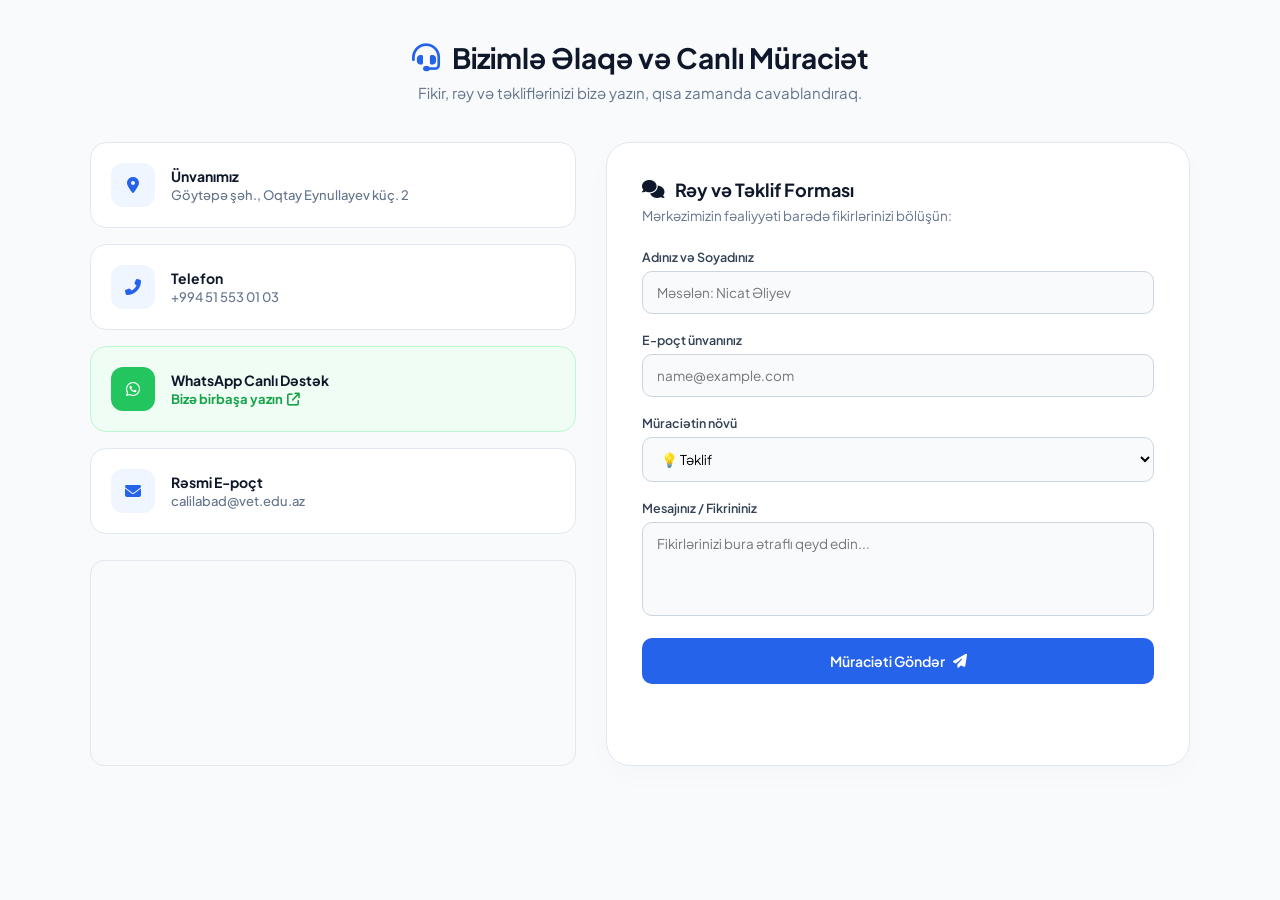
<file: contact.html>
<!DOCTYPE html>
<html lang="az">
<head>
    <meta charset="UTF-8">
    <meta name="viewport" content="width=device-width, initial-scale=1.0">
    <title>Əlaqə və Rəylər - CDPTM</title>
    <link rel="stylesheet" href="https://cdnjs.cloudflare.com/ajax/libs/font-awesome/6.5.0/css/all.min.css">
    <link href="https://fonts.googleapis.com/css2?family=Plus+Jakarta+Sans:wght@400;500;600;700&display=swap" rel="stylesheet">
    <link rel="stylesheet" href="contact_style.css">
</head>
<body>

    <div class="contact-container">
        <div class="contact-header">
            <h2 class="page-title"><i class="fa-solid fa-headset"></i> Bizimlə Əlaqə və Canlı Müraciət</h2>
            <p class="page-subtitle">Fikir, rəy və təkliflərinizi bizə yazın, qısa zamanda cavablandıraq.</p>
        </div>

        <div class="contact-wrapper">
            
            <div class="contact-info-box">
                <div class="info-card">
                    <div class="info-card__icon"><i class="fas fa-map-marker-alt"></i></div>
                    <div class="info-card__text">
                        <h3>Ünvanımız</h3>
                        <p>Göytəpə şəh., Oqtay Eynullayev küç. 2</p>
                    </div>
                </div>

                <div class="info-card">
                    <div class="info-card__icon"><i class="fas fa-phone-alt"></i></div>
                    <div class="info-card__text">
                        <h3>Telefon</h3>
                        <p>+994 51 553 01 03</p>
                    </div>
                </div>

                <div class="info-card info-card--whatsapp">
                    <div class="info-card__icon"><i class="fab fa-whatsapp"></i></div>
                    <div class="info-card__text">
                        <h3>WhatsApp Canlı Dəstək</h3>
                        <p><a href="https://wa.me/994504125795" target="_blank">Bizə birbaşa yazın <i class="fa-solid fa-arrow-up-right-from-square"></i></a></p>
                   </div>
                </div>

                <div class="info-card">
                    <div class="info-card__icon"><i class="fas fa-envelope"></i></div>
                    <div class="info-card__text">
                        <h3>Rəsmi E-poçt</h3>
                        <p><a href="mailto:calilabad@vet.edu.az">calilabad@vet.edu.az</a></p>
                    </div>
                </div>

                <div class="contact-map">
                     <iframe src="https://www.google.com/maps/embed?pb=!1m18!1m12!1m3!1d2636.011390569794!2d48.61050345110895!3d39.11786096707299!2m3!1f0!2f0!3f0!3m2!1i1024!2i768!4f13.1!3m3!1m2!1s0x4023317849e38405%3A0x2bd10e98ba5aa917!2zQ8mZbGlsYWJhZCBEw7Z2bMmZdCBQZcWfyZkgVMmZaHNpbCBNyZlya8mZemk!5e1!3m2!1saz!2saz!4v1779634495611!5m2!1saz!2saz" width="100%" height="200" style="border:0; border-radius: 14px;" allowfullscreen="" loading="lazy"></iframe>
                </div>
            </div>

            <div class="contact-form-box">
                <h3><i class="fas fa-comments"></i> Rəy və Təklif Forması</h3>
                <p class="form-desc">Mərkəzimizin fəaliyyəti barədə fikirlərinizi bölüşün:</p>
                
                <form id="feedbackForm">
                    <div class="form-group">
                        <label for="userName">Adınız və Soyadınız</label>
                        <input type="text" id="userName" class="form-control" placeholder="Məsələn: Nicat Əliyev" required>
                    </div>

                    <div class="form-group">
                        <label for="userEmail">E-poçt ünvanınız</label>
                        <input type="email" id="userEmail" class="form-control" placeholder="name@example.com" required>
                    </div>

                    <div class="form-group">
                        <label for="messageType">Müraciətin növü</label>
                        <select id="messageType" class="form-control" required>
                            <option value="teklif">💡 Təklif</option>
                            <option value="irad">⚠️ İrad / Şikayət</option>
                            <option value="sual">💬 Sual / Canlı Dəstək</option>
                        </select>
                    </div>

                    <div class="form-group">
                        <label for="userMessage">Mesajınız / Fikrininiz</label>
                        <textarea id="userMessage" class="form-control" rows="4" placeholder="Fikirlərinizi bura ətraflı qeyd edin..." required></textarea>
                    </div>

                    <button type="submit" class="btn-submit">
                        <span>Müraciəti Göndər</span> <i class="fa-solid fa-paper-plane"></i>
                    </button>
                </form>
                
                <div id="formSuccess" class="form-success-message" style="display: none;">
                    <i class="fas fa-check-circle"></i> Təşəkkür edirik! Rəyiniz qəbul edildi və administrator panelinə yönləndirildi.
                </div>
            </div>

        </div>
    </div>

    <script src="contact.js"></script>
</body>
</html>
</file>
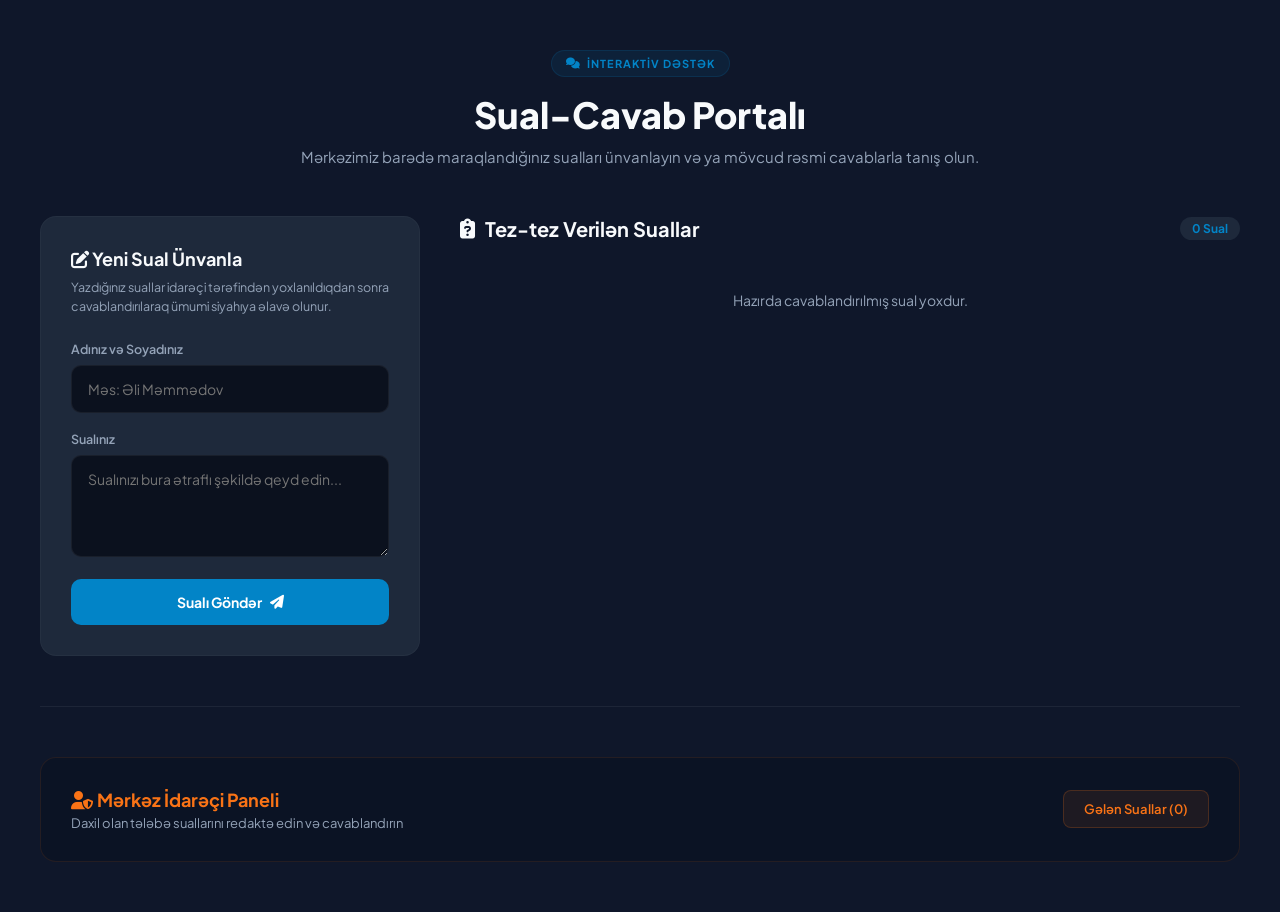
<file: faq.html>
<!DOCTYPE html>
<html lang="az">
<head>
    <meta charset="UTF-8">
    <meta name="viewport" content="width=device-width, initial-scale=1.0">
    <title>CDPTM - İnteraktiv Sual-Cavab Portalı</title>
    <link rel="stylesheet" href="https://cdnjs.cloudflare.com/ajax/libs/font-awesome/6.5.0/css/all.min.css">
    <link href="https://fonts.googleapis.com/css2?family=Plus+Jakarta+Sans:wght@400;500;600;700;800&display=swap" rel="stylesheet">
    <link rel="stylesheet" href="faq_style.css">
</head>
<body>

    <div id="toastNotification" class="toast-notification hidden">
        <div class="toast-content">
            <i class="fa-solid fa-circle-check toast-icon"></i>
            <div class="toast-text">
                <span class="toast-title">Uğurlu əməliyyat!</span>
                <span class="toast-desc">Sualınız göndərildi, admin təsdiqi gözlənilir.</span>
            </div>
        </div>
    </div>

    <div class="faq-container">
        
        <header class="faq-header">
            <div class="faq-badge"><i class="fa-solid fa-comments"></i> İNTERAKTİV DƏSTƏK</div>
            <h1>Sual-Cavab Portalı</h1>
            <p class="faq-subtitle">Mərkəzimiz barədə maraqlandığınız sualları ünvanlayın və ya mövcud rəsmi cavablarla tanış olun.</p>
        </header>

        <div class="faq-main-layout">
            
            <aside class="faq-sidebar">
                <div class="sual-form-card">
                    <h3><i class="fa-solid fa-pen-to-square"></i> Yeni Sual Ünvanla</h3>
                    <p class="form-tip">Yazdığınız suallar idarəçi tərəfindən yoxlanıldıqdan sonra cavablandırılaraq ümumi siyahıya əlavə olunur.</p>
                    <form id="sualForm">
                        <div class="form-group">
                            <label for="username">Adınız və Soyadınız</label>
                            <input type="text" id="username" placeholder="Məs: Əli Məmmədov" required>
                        </div>
                        <div class="form-group">
                            <label for="userQuestion">Sualınız</label>
                            <textarea id="userQuestion" rows="4" placeholder="Sualınızı bura ətraflı şəkildə qeyd edin..." required></textarea>
                        </div>
                        <button type="submit" class="btn-gonder">Sualı Göndər <i class="fa-solid fa-paper-plane"></i></button>
                    </form>
                </div>
            </aside>

            <main class="faq-main-content">
                <div class="section-title-wrapper">
                    <h3><i class="fa-solid fa-clipboard-question"></i> Tez-tez Verilən Suallar</h3>
                    <span class="faq-count-badge" id="faqCount">0 Sual</span>
                </div>
                
                <div class="faq-accordion" id="faqAccordion">
                    </div>
            </main>

        </div>

        <hr class="section-divider">

        <section class="admin-section">
            <div class="admin-header">
                <div class="admin-title-group">
                    <h3><i class="fa-solid fa-user-shield"></i> Mərkəz İdarəçi Paneli</h3>
                    <p class="admin-subtitle">Daxil olan tələbə suallarını redaktə edin və cavablandırın</p>
                </div>
                <button id="toggleAdminBtn" class="btn-admin-toggle">Gələn Suallar (0)</button>
            </div>
            
            <div id="adminPanelContent" class="admin-panel-content hidden">
                <div class="incoming-questions-list" id="incomingQuestions">
                    </div>
            </div>
        </section>

    </div>

    <script src="faq_core.js"></script>
</body>
</html>
</file>
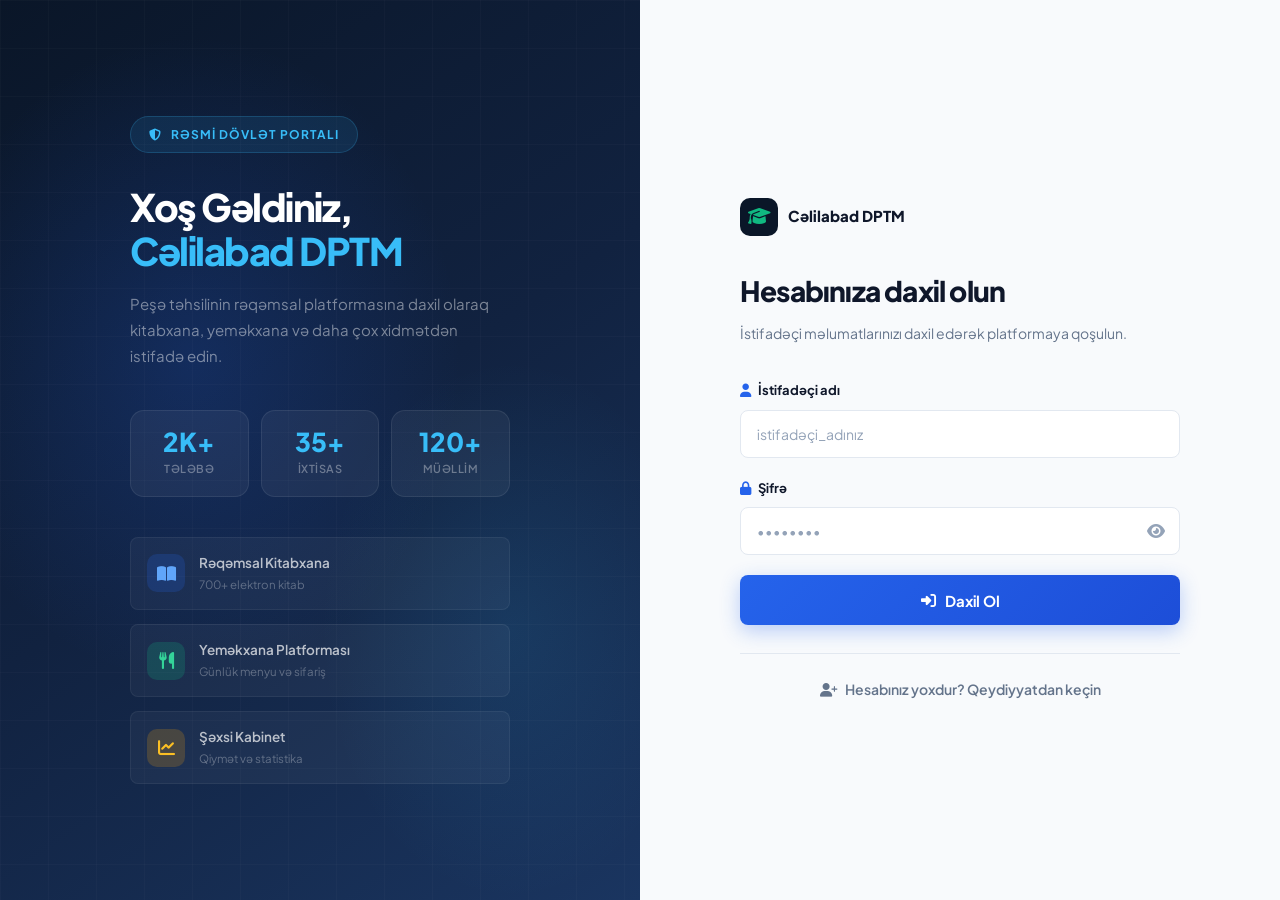
<file: login.html>
<!DOCTYPE html>
<html lang="az">
<head>
    <meta charset="UTF-8">
    <meta name="viewport" content="width=device-width, initial-scale=1.0">
    <title>Giriş — Cəlilabad DPTM Portal</title>
    <link rel="stylesheet" href="https://cdnjs.cloudflare.com/ajax/libs/font-awesome/6.5.0/css/all.min.css">
    <link href="https://fonts.googleapis.com/css2?family=Plus+Jakarta+Sans:wght@400;500;600;700;800&display=swap" rel="stylesheet">
    <link rel="stylesheet" href="style.css">
</head>
<body class="auth-body">

    <!-- LEFT — Visual panel -->
    <div class="auth-visual">
        <div class="auth-visual-grid"></div>
        <div class="auth-visual-content">

            <div class="auth-visual-badge">
                <i class="fas fa-shield-alt"></i> Rəsmi Dövlət Portalı
            </div>

            <h1 class="auth-visual-title">
                Xoş Gəldiniz,<br>
                <span>Cəlilabad DPTM</span>
            </h1>
            <p class="auth-visual-desc">
                Peşə təhsilinin rəqəmsal platformasına daxil olaraq kitabxana, yeməkxana və daha çox xidmətdən istifadə edin.
            </p>

            <div class="auth-visual-stats">
                <div class="avs-item">
                    <div class="avs-num">2K+</div>
                    <div class="avs-lbl">Tələbə</div>
                </div>
                <div class="avs-item">
                    <div class="avs-num">35+</div>
                    <div class="avs-lbl">İxtisas</div>
                </div>
                <div class="avs-item">
                    <div class="avs-num">120+</div>
                    <div class="avs-lbl">Müəllim</div>
                </div>
            </div>

            <div class="auth-visual-features">
                <div class="avf-item">
                    <div class="avf-icon blue"><i class="fas fa-book-open"></i></div>
                    <div>
                        <div class="avf-text">Rəqəmsal Kitabxana</div>
                        <div class="avf-sub">700+ elektron kitab</div>
                    </div>
                </div>
                <div class="avf-item">
                    <div class="avf-icon green"><i class="fas fa-utensils"></i></div>
                    <div>
                        <div class="avf-text">Yeməkxana Platforması</div>
                        <div class="avf-sub">Günlük menyu və sifariş</div>
                    </div>
                </div>
                <div class="avf-item">
                    <div class="avf-icon gold"><i class="fas fa-chart-line"></i></div>
                    <div>
                        <div class="avf-text">Şəxsi Kabinet</div>
                        <div class="avf-sub">Qiymət və statistika</div>
                    </div>
                </div>
            </div>
        </div>
    </div>

    <!-- RIGHT — Form panel -->
    <div class="auth-form-panel">
        <div class="auth-form-wrap">

            <div class="auth-form-header">
                <a href="index.html" class="auth-form-logo">
                    <div class="auth-form-logo-icon">
                        <i class="fas fa-graduation-cap"></i>
                    </div>
                    <div class="auth-form-logo-name">Cəlilabad DPTM</div>
                </a>
                <h2 class="auth-form-title">Hesabınıza daxil olun</h2>
                <p class="auth-form-sub">İstifadəçi məlumatlarınızı daxil edərək platformaya qoşulun.</p>
            </div>

            <div id="statusMessage" class="status-message" style="display:none;"></div>

            <form id="loginForm">
                <div class="form-group">
                    <label for="usernameInput">
                        <i class="fas fa-user"></i> İstifadəçi adı
                    </label>
                    <input type="text" id="usernameInput" class="form-control"
                           placeholder="istifadəçi_adınız" required autocomplete="username">
                </div>

                <div class="form-group">
                    <label for="passwordInput">
                        <i class="fas fa-lock"></i> Şifrə
                    </label>
                    <div class="form-input-wrap">
                        <input type="password" id="passwordInput" class="form-control"
                               placeholder="••••••••" required autocomplete="current-password">
                        <i class="fas fa-eye toggle-password" id="togglePass"></i>
                    </div>
                </div>

                <button type="submit" class="auth-submit">
                    <i class="fas fa-sign-in-alt"></i>
                    <span>Daxil Ol</span>
                </button>
            </form>

            <div class="auth-form-footer">
                <a href="register.html">
                    <i class="fas fa-user-plus"></i>
                    Hesabınız yoxdur? Qeydiyyatdan keçin
                </a>
            </div>

        </div>
    </div>

    <script src="auth.js"></script>
    <script>
        // Toggle password visibility
        document.getElementById('togglePass').addEventListener('click', function() {
            const inp = document.getElementById('passwordInput');
            const isPass = inp.type === 'password';
            inp.type = isPass ? 'text' : 'password';
            this.className = isPass ? 'fas fa-eye-slash toggle-password' : 'fas fa-eye toggle-password';
        });
    </script>
</body>
</html>
</file>
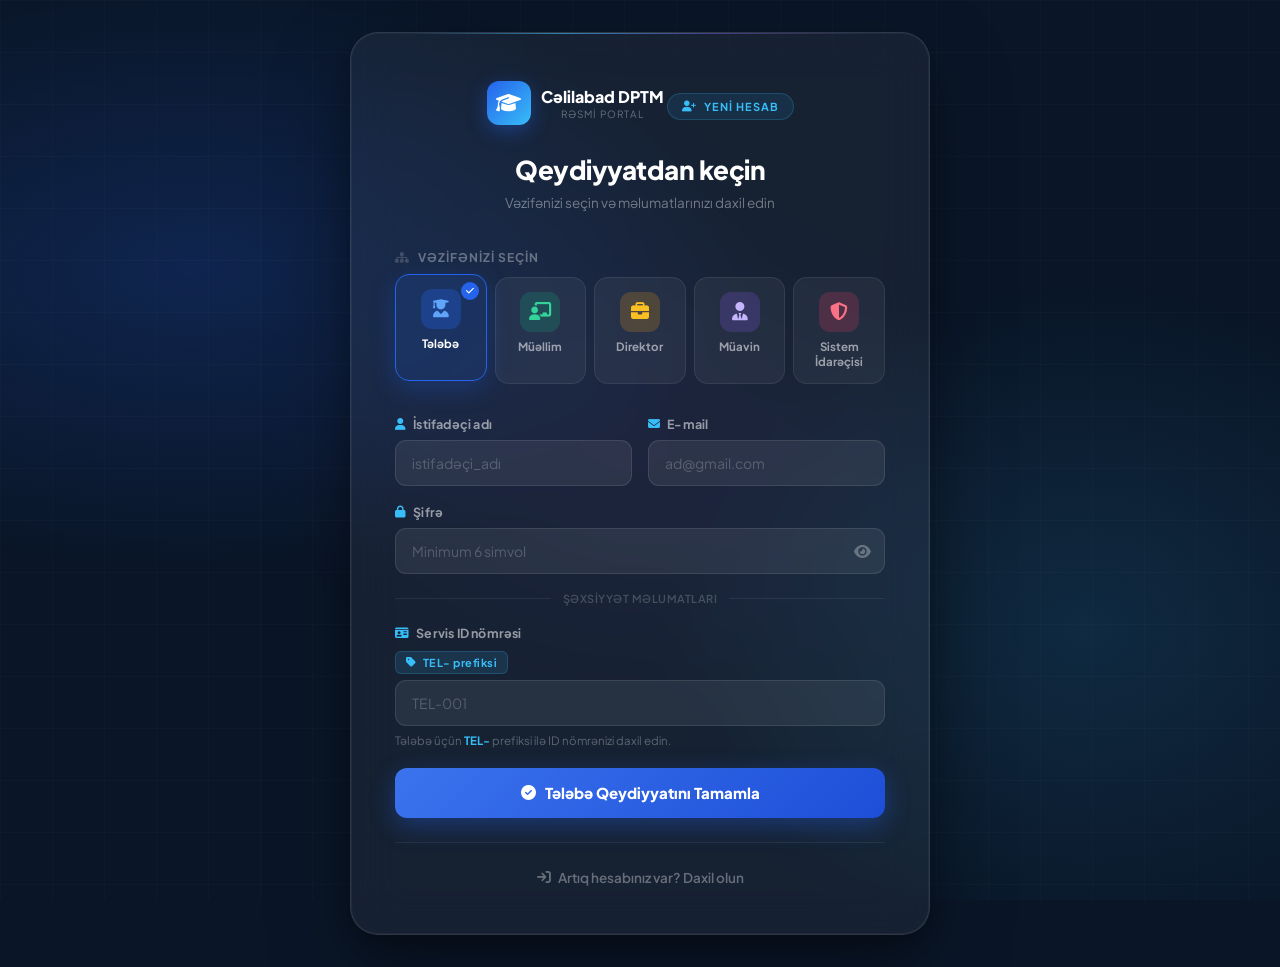
<file: register.html>
<!DOCTYPE html>
<html lang="az">
<head>
    <meta charset="UTF-8">
    <meta name="viewport" content="width=device-width, initial-scale=1.0">
    <title>Qeydiyyat — Cəlilabad DPTM Portal</title>
    <link rel="stylesheet" href="https://cdnjs.cloudflare.com/ajax/libs/font-awesome/6.5.0/css/all.min.css">
    <link href="https://fonts.googleapis.com/css2?family=Plus+Jakarta+Sans:wght@400;500;600;700;800&display=swap" rel="stylesheet">
    <style>
        *, *::before, *::after { margin: 0; padding: 0; box-sizing: border-box; }

        :root {
            --navy:     #0a1628;
            --navy-mid: #112240;
            --blue:     #1d4ed8;
            --blue-mid: #2563eb;
            --sky:      #38bdf8;
            --green:    #10b981;
            --gold:     #f59e0b;
            --purple:   #8b5cf6;
            --rose:     #f43f5e;
        }

        body {
            min-height: 100vh;
            font-family: 'Plus Jakarta Sans', sans-serif;
            background: var(--navy);
            display: flex; align-items: center; justify-content: center;
            padding: 32px 16px;
            position: relative; overflow-x: hidden;
        }

        /* Animated background */
        body::before {
            content: '';
            position: fixed; inset: 0;
            background:
                radial-gradient(ellipse 80% 60% at 15% 30%, rgba(37,99,235,0.2) 0%, transparent 55%),
                radial-gradient(ellipse 60% 70% at 85% 70%, rgba(56,189,248,0.12) 0%, transparent 55%),
                radial-gradient(ellipse 50% 50% at 50% 50%, rgba(139,92,246,0.06) 0%, transparent 60%);
            animation: bgPulse 10s ease-in-out infinite alternate;
            pointer-events: none; z-index: 0;
        }

        body::after {
            content: '';
            position: fixed; inset: 0;
            background-image:
                linear-gradient(rgba(255,255,255,0.018) 1px, transparent 1px),
                linear-gradient(90deg, rgba(255,255,255,0.018) 1px, transparent 1px);
            background-size: 52px 52px;
            pointer-events: none; z-index: 0;
        }

        @keyframes bgPulse {
            from { opacity: 0.7; } to { opacity: 1; }
        }

        /* Card */
        .reg-card {
            position: relative; z-index: 1;
            width: 100%; max-width: 580px;
            background: rgba(255,255,255,0.05);
            border: 1px solid rgba(255,255,255,0.1);
            border-radius: 28px;
            padding: 48px 44px;
            backdrop-filter: blur(24px);
            -webkit-backdrop-filter: blur(24px);
            box-shadow:
                0 0 0 1px rgba(255,255,255,0.04) inset,
                0 32px 80px rgba(0,0,0,0.4),
                0 8px 24px rgba(0,0,0,0.2);
            animation: cardIn 0.6s cubic-bezier(0.4,0,0.2,1) both;
        }

        @keyframes cardIn {
            from { opacity: 0; transform: translateY(24px) scale(0.98); }
            to   { opacity: 1; transform: none; }
        }

        /* Top glow line */
        .reg-card::before {
            content: '';
            position: absolute; top: 0; left: 10%; right: 10%; height: 1px;
            background: linear-gradient(90deg, transparent, rgba(56,189,248,0.6), rgba(139,92,246,0.4), transparent);
            border-radius: 1px;
        }

        /* Header */
        .reg-header { text-align: center; margin-bottom: 36px; }

        .reg-logo {
            display: inline-flex; align-items: center; gap: 10px;
            text-decoration: none; margin-bottom: 28px;
        }
        .reg-logo-icon {
            width: 44px; height: 44px; border-radius: 12px;
            background: linear-gradient(135deg, var(--blue-mid), var(--sky));
            display: flex; align-items: center; justify-content: center;
            font-size: 20px; color: #fff;
            box-shadow: 0 6px 20px rgba(37,99,235,0.4);
        }
        .reg-logo-name { font-size: 16px; font-weight: 800; color: #fff; }
        .reg-logo-sub  { font-size: 10px; color: rgba(255,255,255,0.35); letter-spacing: 1px; text-transform: uppercase; margin-top: 1px; }

        .reg-eyebrow {
            display: inline-flex; align-items: center; gap: 7px;
            background: rgba(56,189,248,0.1); border: 1px solid rgba(56,189,248,0.2);
            color: var(--sky); padding: 6px 14px; border-radius: 50px;
            font-size: 11px; font-weight: 700; letter-spacing: 1px; text-transform: uppercase;
            margin-bottom: 14px;
        }

        .reg-title { font-size: 26px; font-weight: 800; color: #fff; letter-spacing: -0.5px; margin-bottom: 6px; }
        .reg-sub   { font-size: 13.5px; color: rgba(255,255,255,0.4); line-height: 1.6; }

        /* Role selector */
        .role-label {
            font-size: 12px; font-weight: 700; letter-spacing: 1px; text-transform: uppercase;
            color: rgba(255,255,255,0.35); margin-bottom: 12px; display: block;
        }

        .role-grid {
            display: grid; grid-template-columns: repeat(5, 1fr); gap: 8px; margin-bottom: 32px;
        }

        .role-card {
            background: rgba(255,255,255,0.05);
            border: 1.5px solid rgba(255,255,255,0.08);
            border-radius: 14px; padding: 14px 6px;
            display: flex; flex-direction: column; align-items: center; gap: 8px;
            cursor: pointer; transition: all 0.25s cubic-bezier(0.4,0,0.2,1);
            font-family: 'Plus Jakarta Sans', sans-serif;
            text-align: center; position: relative; overflow: hidden;
        }
        .role-card::after {
            content: '';
            position: absolute; inset: 0; opacity: 0;
            transition: opacity 0.25s;
        }
        .role-card:hover { transform: translateY(-3px); border-color: rgba(255,255,255,0.18); background: rgba(255,255,255,0.08); }

        .role-card.active { transform: translateY(-3px); }
        .role-card.active.c-blue   { border-color: var(--blue-mid); background: rgba(37,99,235,0.15);  box-shadow: 0 8px 24px rgba(37,99,235,0.25); }
        .role-card.active.c-green  { border-color: var(--green);    background: rgba(16,185,129,0.15); box-shadow: 0 8px 24px rgba(16,185,129,0.25); }
        .role-card.active.c-gold   { border-color: var(--gold);     background: rgba(245,158,11,0.15); box-shadow: 0 8px 24px rgba(245,158,11,0.25); }
        .role-card.active.c-purple { border-color: var(--purple);   background: rgba(139,92,246,0.15); box-shadow: 0 8px 24px rgba(139,92,246,0.25); }
        .role-card.active.c-rose   { border-color: var(--rose);     background: rgba(244,63,94,0.15);  box-shadow: 0 8px 24px rgba(244,63,94,0.25); }

        .role-icon {
            width: 40px; height: 40px; border-radius: 11px;
            display: flex; align-items: center; justify-content: center; font-size: 18px;
        }
        .c-blue   .role-icon { background: rgba(37,99,235,0.2);  color: #60a5fa; }
        .c-green  .role-icon { background: rgba(16,185,129,0.2); color: #34d399; }
        .c-gold   .role-icon { background: rgba(245,158,11,0.2); color: #fbbf24; }
        .c-purple .role-icon { background: rgba(139,92,246,0.2); color: #c4b5fd; }
        .c-rose   .role-icon { background: rgba(244,63,94,0.2);  color: #fb7185; }

        .role-card.active.c-blue   .role-icon { background: rgba(37,99,235,0.3);  }
        .role-card.active.c-green  .role-icon { background: rgba(16,185,129,0.3); }
        .role-card.active.c-gold   .role-icon { background: rgba(245,158,11,0.3); }
        .role-card.active.c-purple .role-icon { background: rgba(139,92,246,0.3); }
        .role-card.active.c-rose   .role-icon { background: rgba(244,63,94,0.3);  }

        .role-name {
            font-size: 11.5px; font-weight: 700; color: rgba(255,255,255,0.55); line-height: 1.3;
        }
        .role-card.active .role-name { color: #fff; }

        .role-check {
            position: absolute; top: 7px; right: 7px;
            width: 18px; height: 18px; border-radius: 50%;
            display: flex; align-items: center; justify-content: center;
            font-size: 9px; color: #fff; opacity: 0;
            transition: opacity 0.2s;
        }
        .role-card.active .role-check { opacity: 1; }
        .c-blue   .role-check { background: var(--blue-mid); }
        .c-green  .role-check { background: var(--green); }
        .c-gold   .role-check { background: var(--gold); }
        .c-purple .role-check { background: var(--purple); }
        .c-rose   .role-check { background: var(--rose); }

        /* Form */
        .form-row { display: grid; grid-template-columns: 1fr 1fr; gap: 16px; }
        .form-group { margin-bottom: 18px; }
        .form-group.full { grid-column: span 2; }

        .form-label {
            display: flex; align-items: center; gap: 7px;
            font-size: 12.5px; font-weight: 700; color: rgba(255,255,255,0.55);
            margin-bottom: 8px; letter-spacing: 0.2px;
        }
        .form-label i { font-size: 12px; color: var(--sky); }

        .form-control {
            width: 100%; height: 46px; padding: 0 16px;
            font-size: 14px; font-family: 'Plus Jakarta Sans', sans-serif;
            background: rgba(255,255,255,0.07);
            border: 1.5px solid rgba(255,255,255,0.1);
            border-radius: 11px; color: #fff; outline: none;
            transition: all 0.25s ease;
        }
        .form-control::placeholder { color: rgba(255,255,255,0.22); }
        .form-control:focus {
            border-color: var(--sky);
            background: rgba(255,255,255,0.1);
            box-shadow: 0 0 0 4px rgba(56,189,248,0.12);
        }

        /* Focus color by active role */
        body.role-telebe  .form-control:focus { border-color: #60a5fa; box-shadow: 0 0 0 4px rgba(37,99,235,0.15); }
        body.role-muallim .form-control:focus { border-color: #34d399; box-shadow: 0 0 0 4px rgba(16,185,129,0.15); }
        body.role-direktor .form-control:focus { border-color: #fbbf24; box-shadow: 0 0 0 4px rgba(245,158,11,0.15); }
        body.role-muavin  .form-control:focus { border-color: #c4b5fd; box-shadow: 0 0 0 4px rgba(139,92,246,0.15); }
        body.role-admin   .form-control:focus { border-color: #fb7185; box-shadow: 0 0 0 4px rgba(244,63,94,0.15); }

        .input-wrap { position: relative; }
        .input-wrap .form-control { padding-right: 46px; }
        .toggle-pass {
            position: absolute; right: 14px; top: 50%; transform: translateY(-50%);
            color: rgba(255,255,255,0.3); cursor: pointer; font-size: 15px;
            transition: color 0.2s; z-index: 2;
        }
        .toggle-pass:hover { color: var(--sky); }

        .form-help {
            font-size: 11.5px; color: rgba(255,255,255,0.3);
            margin-top: 6px; line-height: 1.5; display: block;
        }
        .form-help b { color: var(--sky); }

        /* ID badge */
        .id-badge {
            display: inline-flex; align-items: center; gap: 6px;
            padding: 4px 10px; border-radius: 6px; font-size: 11px; font-weight: 700;
            margin-bottom: 6px; letter-spacing: 0.5px;
            background: rgba(56,189,248,0.12); color: var(--sky);
            border: 1px solid rgba(56,189,248,0.2);
            transition: all 0.3s;
        }

        /* Status */
        .status-message {
            padding: 12px 16px; border-radius: 11px;
            font-size: 13px; font-weight: 600; margin-bottom: 20px;
            display: none; align-items: center; gap: 10px;
            backdrop-filter: blur(10px);
        }
        .status-message.error   { display: flex; color: #fca5a5; background: rgba(239,68,68,0.12); border: 1px solid rgba(239,68,68,0.25); }
        .status-message.success { display: flex; color: #6ee7b7; background: rgba(16,185,129,0.12); border: 1px solid rgba(16,185,129,0.25); }

        /* Submit */
        .reg-submit {
            width: 100%; height: 50px; border: none; border-radius: 12px;
            font-size: 15px; font-weight: 800; font-family: 'Plus Jakarta Sans', sans-serif;
            color: #fff; cursor: pointer;
            display: flex; align-items: center; justify-content: center; gap: 9px;
            margin-top: 6px; transition: all 0.25s ease;
            background: linear-gradient(135deg, var(--blue-mid), var(--blue));
            box-shadow: 0 8px 24px rgba(37,99,235,0.35);
            position: relative; overflow: hidden;
        }
        .reg-submit::before {
            content: ''; position: absolute; inset: 0;
            background: linear-gradient(135deg, rgba(255,255,255,0.1), transparent);
        }
        .reg-submit:hover { transform: translateY(-2px); box-shadow: 0 12px 32px rgba(37,99,235,0.45); }
        .reg-submit:active { transform: scale(0.99); }

        /* Role-based submit colors */
        body.role-telebe   .reg-submit { background: linear-gradient(135deg, #2563eb, #1d4ed8); box-shadow: 0 8px 24px rgba(37,99,235,0.35); }
        body.role-muallim  .reg-submit { background: linear-gradient(135deg, #059669, #047857); box-shadow: 0 8px 24px rgba(16,185,129,0.35); }
        body.role-direktor .reg-submit { background: linear-gradient(135deg, #d97706, #b45309); box-shadow: 0 8px 24px rgba(245,158,11,0.35); }
        body.role-muavin   .reg-submit { background: linear-gradient(135deg, #7c3aed, #6d28d9); box-shadow: 0 8px 24px rgba(139,92,246,0.35); }
        body.role-admin    .reg-submit { background: linear-gradient(135deg, #e11d48, #be123c); box-shadow: 0 8px 24px rgba(244,63,94,0.35); }

        /* Footer */
        .reg-footer {
            text-align: center; margin-top: 24px; padding-top: 22px;
            border-top: 1px solid rgba(255,255,255,0.07);
        }
        .reg-footer a {
            font-size: 13.5px; font-weight: 600; color: rgba(255,255,255,0.35);
            text-decoration: none; display: inline-flex; align-items: center; gap: 7px;
            transition: color 0.2s;
        }
        .reg-footer a:hover { color: var(--sky); }

        /* Divider */
        .form-divider {
            display: flex; align-items: center; gap: 12px; margin: 4px 0 20px;
        }
        .form-divider span {
            font-size: 11px; font-weight: 600; color: rgba(255,255,255,0.2);
            white-space: nowrap; letter-spacing: 0.5px; text-transform: uppercase;
        }
        .form-divider::before, .form-divider::after {
            content: ''; flex: 1; height: 1px; background: rgba(255,255,255,0.07);
        }

        @media (max-width: 560px) {
            .reg-card { padding: 32px 24px; }
            .role-grid { grid-template-columns: repeat(3, 1fr); }
            .form-row { grid-template-columns: 1fr; }
            .form-group.full { grid-column: span 1; }
            .reg-title { font-size: 22px; }
        }
        @media (max-width: 360px) {
            .role-grid { grid-template-columns: repeat(2, 1fr); }
        }
    </style>
</head>
<body class="role-telebe">

<div class="reg-card">

    <!-- Header -->
    <div class="reg-header">
        <a href="index.html" class="reg-logo">
            <div class="reg-logo-icon"><i class="fas fa-graduation-cap"></i></div>
            <div>
                <div class="reg-logo-name">Cəlilabad DPTM</div>
                <div class="reg-logo-sub">Rəsmi Portal</div>
            </div>
        </a>

        <div class="reg-eyebrow"><i class="fas fa-user-plus"></i> Yeni Hesab</div>
        <h1 class="reg-title">Qeydiyyatdan keçin</h1>
        <p class="reg-sub">Vəzifənizi seçin və məlumatlarınızı daxil edin</p>
    </div>

    <!-- Role selector -->
    <span class="role-label"><i class="fas fa-sitemap" style="margin-right:5px;opacity:.5;"></i> Vəzifənizi seçin</span>
    <div class="role-grid">

        <button type="button" class="role-card c-blue active" data-role="telebe"
                data-prefix="TEL-" data-label="Tələbə Qeydiyyatı">
            <div class="role-check"><i class="fas fa-check"></i></div>
            <div class="role-icon"><i class="fas fa-user-graduate"></i></div>
            <div class="role-name">Tələbə</div>
        </button>

        <button type="button" class="role-card c-green" data-role="muallim"
                data-prefix="MUE-" data-label="Müəllim Qeydiyyatı">
            <div class="role-check"><i class="fas fa-check"></i></div>
            <div class="role-icon"><i class="fas fa-chalkboard-teacher"></i></div>
            <div class="role-name">Müəllim</div>
        </button>

        <button type="button" class="role-card c-gold" data-role="direktor"
                data-prefix="DIR-" data-label="Direktor Qeydiyyatı">
            <div class="role-check"><i class="fas fa-check"></i></div>
            <div class="role-icon"><i class="fas fa-briefcase"></i></div>
            <div class="role-name">Direktor</div>
        </button>

        <button type="button" class="role-card c-purple" data-role="muavin"
                data-prefix="MUV-" data-label="Müavin Qeydiyyatı">
            <div class="role-check"><i class="fas fa-check"></i></div>
            <div class="role-icon"><i class="fas fa-user-tie"></i></div>
            <div class="role-name">Müavin</div>
        </button>

        <button type="button" class="role-card c-rose" data-role="admin"
                data-prefix="ADM-" data-label="Sistem İdarəçisi Qeydiyyatı">
            <div class="role-check"><i class="fas fa-check"></i></div>
            <div class="role-icon"><i class="fas fa-shield-halved"></i></div>
            <div class="role-name">Sistem<br>İdarəçisi</div>
        </button>

    </div>

    <!-- Status -->
    <div id="statusMessage" class="status-message"></div>

    <!-- Form -->
    <form id="registerForm">
        <div class="form-row">
            <div class="form-group">
                <label class="form-label"><i class="fas fa-user"></i> İstifadəçi adı</label>
                <input type="text" id="regUsername" class="form-control" placeholder="istifadəçi_adı" required autocomplete="username">
            </div>
            <div class="form-group">
                <label class="form-label"><i class="fas fa-envelope"></i> E-mail</label>
                <input type="email" id="regEmail" class="form-control" placeholder="ad@gmail.com" required autocomplete="email">
            </div>
        </div>

        <div class="form-group">
            <label class="form-label"><i class="fas fa-lock"></i> Şifrə</label>
            <div class="input-wrap">
                <input type="password" id="regPassword" class="form-control" placeholder="Minimum 6 simvol" required autocomplete="new-password">
                <i class="fas fa-eye toggle-pass" id="togglePasswordIcon"></i>
            </div>
        </div>

        <div class="form-divider"><span>Şəxsiyyət məlumatları</span></div>

        <div class="form-group">
            <label class="form-label"><i class="fas fa-id-card"></i> Servis ID nömrəsi</label>
            <div class="id-badge" id="idBadge"><i class="fas fa-tag"></i> TEL- prefiksi</div>
            <input type="text" id="regId" class="form-control" placeholder="TEL-001" required autocomplete="off">
            <small class="form-help" id="idHelp">
                Tələbə üçün <b>TEL-</b> prefiksi ilə ID nömrənizi daxil edin.
            </small>
        </div>

        <button type="submit" class="reg-submit" id="submitBtn">
            <i class="fas fa-check-circle"></i>
            <span id="submitText">Tələbə Qeydiyyatını Tamamla</span>
        </button>
    </form>

    <div class="reg-footer">
        <a href="login.html">
            <i class="fas fa-arrow-right-to-bracket"></i>
            Artıq hesabınız var? Daxil olun
        </a>
    </div>

</div>

<script src="auth.js"></script>
<script src="security_keys.js"></script>
<script>
    // Role config
    const roleConfig = {
        telebe:   { prefix: 'TEL-', label: 'Tələbə Qeydiyyatını Tamamla',          hint: 'Tələbə üçün <b>TEL-</b> prefiksi ilə ID nömrənizi daxil edin.',           badge: 'TEL- prefiksi', bodyClass: 'role-telebe'  },
        muallim:  { prefix: 'MUE-', label: 'Müəllim Qeydiyyatını Tamamla',         hint: 'Müəllim üçün <b>MUE-</b> prefiksi ilə ID nömrənizi daxil edin.',          badge: 'MUE- prefiksi', bodyClass: 'role-muallim' },
        direktor: { prefix: 'DIR-', label: 'Direktor Qeydiyyatını Tamamla',         hint: 'Direktor üçün <b>DIR-</b> prefiksi ilə ID nömrənizi daxil edin.',         badge: 'DIR- prefiksi', bodyClass: 'role-direktor'},
        muavin:   { prefix: 'MUV-', label: 'Müavin Qeydiyyatını Tamamla',          hint: 'Direktor müavini üçün <b>MUV-</b> prefiksi ilə ID nömrənizi daxil edin.', badge: 'MUV- prefiksi', bodyClass: 'role-muavin'  },
        admin:    { prefix: 'ADM-', label: 'Sistem İdarəçisi Qeydiyyatını Tamamla', hint: 'Sistem idarəçisi üçün <b>ADM-</b> prefiksi ilə ID nömrənizi daxil edin.',  badge: 'ADM- prefiksi', bodyClass: 'role-admin'   }
    };

    let activeRole = 'telebe';

    document.querySelectorAll('.role-card').forEach(card => {
        card.addEventListener('click', function() {
            document.querySelectorAll('.role-card').forEach(c => c.classList.remove('active'));
            this.classList.add('active');
            activeRole = this.dataset.role;
            const cfg = roleConfig[activeRole];

            // Update body class for theme colors
            document.body.className = cfg.bodyClass;

            // Update form elements
            document.getElementById('regId').placeholder = cfg.prefix + '001';
            document.getElementById('submitText').textContent = cfg.label;
            document.getElementById('idHelp').innerHTML = cfg.hint;
            document.getElementById('idBadge').innerHTML = '<i class="fas fa-tag"></i> ' + cfg.badge;
        });
    });

    // Toggle password
    document.getElementById('togglePasswordIcon').addEventListener('click', function() {
        const inp = document.getElementById('regPassword');
        const isPass = inp.type === 'password';
        inp.type = isPass ? 'text' : 'password';
        this.className = (isPass ? 'fas fa-eye-slash' : 'fas fa-eye') + ' toggle-pass';
    });
</script>
</body>
</html>
</file>
<file: contact_style.css>
* {
    margin: 0;
    padding: 0;
    box-sizing: border-box;
    font-family: 'Plus Jakarta Sans', sans-serif;
}

body {
    background-color: #f8fafc;
    color: #0f172a;
    padding: 40px 20px;
}

.contact-container {
    max-width: 1100px;
    margin: 0 auto;
}

.contact-header {
    text-align: center;
    margin-bottom: 40px;
}

.page-title {
    font-size: 28px;
    font-weight: 700;
    color: #0f172a;
    margin-bottom: 8px;
    display: flex;
    align-items: center;
    justify-content: center;
    gap: 12px;
}

.page-title i {
    color: #2563eb;
}

.page-subtitle {
    font-size: 15px;
    color: #64748b;
}

.contact-wrapper {
    display: grid;
    grid-template-columns: 1fr 1.2fr;
    gap: 30px;
}

@media (max-width: 768px) {
    .contact-wrapper {
        grid-template-columns: 1fr;
    }
}

.contact-info-box {
    display: flex;
    flex-direction: column;
    gap: 16px;
}

.info-card {
    background-color: #ffffff;
    padding: 20px;
    border-radius: 16px;
    border: 1px solid #e2e8f0;
    display: flex;
    align-items: center;
    gap: 16px;
    transition: all 0.2s ease;
}

.info-card:hover {
    transform: translateY(-2px);
    box-shadow: 0 10px 20px rgba(15, 23, 42, 0.03);
}

.info-card__icon {
    width: 44px;
    height: 44px;
    border-radius: 12px;
    background-color: #eff6ff;
    color: #2563eb;
    display: flex;
    align-items: center;
    justify-content: center;
    font-size: 16px;
}

.info-card__text h3 {
    font-size: 14px;
    font-weight: 700;
    color: #0f172a;
    margin-bottom: 2px;
}

.info-card__text p, .info-card__text a {
    font-size: 13px;
    color: #64748b;
    text-decoration: none;
    font-weight: 500;
}

.info-card--whatsapp {
    background-color: #f0fdf4;
    border-color: #bbf7d0;
}

.info-card--whatsapp .info-card__icon {
    background-color: #22c55e;
    color: #ffffff;
}

.info-card--whatsapp .info-card__text a {
    color: #16a34a;
    font-weight: 700;
    display: inline-flex;
    align-items: center;
    gap: 4px;
}

.contact-map {
    margin-top: 10px;
    border: 1px solid #e2e8f0;
    border-radius: 14px;
    overflow: hidden;
}

.contact-form-box {
    background-color: #ffffff;
    padding: 35px;
    border-radius: 24px;
    border: 1px solid #e2e8f0;
    box-shadow: 0 10px 30px rgba(15, 23, 42, 0.02);
}

.contact-form-box h3 {
    font-size: 18px;
    font-weight: 700;
    margin-bottom: 6px;
    display: flex;
    align-items: center;
    gap: 10px;
}

.form-desc {
    font-size: 13.5px;
    color: #64748b;
    margin-bottom: 25px;
}

.form-group {
    margin-bottom: 18px;
}

.form-group label {
    display: block;
    font-size: 12.5px;
    font-weight: 600;
    color: #334155;
    margin-bottom: 6px;
}

.form-control {
    width: 100%;
    padding: 12px 14px;
    font-size: 13.5px;
    border-radius: 10px;
    border: 1px solid #cbd5e1;
    background-color: #f8fafc;
    outline: none;
    transition: all 0.2s;
}

.form-control:focus {
    border-color: #2563eb;
    background-color: #ffffff;
    box-shadow: 0 0 0 4px rgba(37, 99, 235, 0.06);
}

textarea.form-control {
    resize: none;
}

.btn-submit {
    width: 100%;
    background-color: #2563eb;
    color: #ffffff;
    border: none;
    padding: 14px;
    font-size: 14px;
    font-weight: 600;
    border-radius: 10px;
    cursor: pointer;
    transition: all 0.2s;
    display: flex;
    align-items: center;
    justify-content: center;
    gap: 8px;
}

.btn-submit:hover {
    background-color: #1d4ed8;
    transform: translateY(-1px);
}

.form-success-message {
    margin-top: 20px;
    padding: 14px;
    background-color: #f0fdf4;
    color: #166534;
    border: 1px solid #bbf7d0;
    border-radius: 10px;
    font-size: 13px;
    font-weight: 600;
    display: flex;
    align-items: center;
    gap: 8px;
    animation: fadeIn 0.3s ease;
}

@keyframes fadeIn {
    from { opacity: 0; transform: translateY(8px); }
    to { opacity: 1; transform: translateY(0); }
}
</file>
<file: faq_style.css>
:root {
    --brand-blue: #0284c7;
    --brand-blue-glow: rgba(2, 132, 199, 0.15);
    --bg-dark: #0f172a;
    --card-bg: #1e293b;
    --text-main: #f8fafc;
    --text-muted: #94a3b8;
    --accent-green: #10b981;
    --accent-orange: #f97316;
    --input-bg: #0b111e;
}

* {
    margin: 0; padding: 0; box-sizing: border-box;
    font-family: 'Plus Jakarta Sans', sans-serif;
}

body {
    background-color: var(--bg-dark); color: var(--text-main); padding: 50px 20px;
}

.faq-container { max-width: 1200px; margin: 0 auto; }

/* HEAD */
.faq-header { text-align: center; margin-bottom: 50px; }
.faq-badge {
    background: rgba(2, 132, 199, 0.1); color: var(--brand-blue);
    padding: 6px 14px; font-size: 11px; font-weight: 700;
    letter-spacing: 1px; border-radius: 20px; display: inline-flex;
    align-items: center; gap: 6px; margin-bottom: 15px;
    border: 1px solid rgba(2, 132, 199, 0.15);
}
.faq-header h1 { font-size: 36px; font-weight: 800; margin-bottom: 10px; }
.faq-subtitle { font-size: 15px; color: var(--text-muted); }

/* MAIN LAYOUT (2 SÜTUNLU SİSTEM) */
.faq-main-layout {
    display: grid; grid-template-columns: 380px 1fr; gap: 40px;
}

@media (max-width: 992px) {
    .faq-main-layout { grid-template-columns: 1fr; }
}

/* SIDEBAR & FORM */
.sual-form-card {
    background: var(--card-bg); padding: 30px; border-radius: 16px;
    border: 1px solid rgba(255,255,255,0.03); position: sticky; top: 30px;
}
.sual-form-card h3 { font-size: 18px; font-weight: 700; margin-bottom: 8px; }
.form-tip { font-size: 12.5px; color: var(--text-muted); line-height: 1.5; margin-bottom: 25px; }

.form-group { margin-bottom: 18px; }
.form-group label { display: block; font-size: 12.5px; font-weight: 600; color: var(--text-muted); margin-bottom: 8px; }

input[type="text"], textarea {
    width: 100%; background: var(--input-bg); border: 1px solid rgba(255,255,255,0.06);
    border-radius: 10px; padding: 14px 16px; color: white; font-size: 14px;
    outline: none; transition: border-color 0.2s, box-shadow 0.2s;
}
input[type="text"]:focus, textarea:focus { 
    border-color: var(--brand-blue); box-shadow: 0 0 0 3px rgba(2, 132, 199, 0.15); 
}

.btn-gonder {
    width: 100%; background: var(--brand-blue); color: white; border: none; padding: 14px;
    font-size: 14px; font-weight: 700; border-radius: 10px; cursor: pointer;
    display: flex; align-items: center; justify-content: center; gap: 8px; transition: background 0.2s;
}
.btn-gonder:hover { background: #0369a1; }

/* SAĞ TƏRƏF: AKKORDEON SİYAHISI */
.section-title-wrapper {
    display: flex; justify-content: space-between; align-items: center; margin-bottom: 20px;
}
.section-title-wrapper h3 { font-size: 20px; font-weight: 700; display: flex; align-items: center; gap: 10px; }
.faq-count-badge { background: #1e293b; color: var(--brand-blue); padding: 4px 12px; font-size: 12px; font-weight: 700; border-radius: 20px; }

.faq-accordion { display: flex; flex-direction: column; gap: 14px; }
.faq-item {
    background: var(--card-bg); border: 1px solid rgba(255, 255, 255, 0.03);
    border-radius: 14px; overflow: hidden; transition: all 0.3s cubic-bezier(0.4, 0, 0.2, 1);
}

.faq-question {
    width: 100%; background: transparent; border: none; color: var(--text-main);
    padding: 22px 25px; font-size: 15px; font-weight: 600; text-align: left;
    display: flex; justify-content: space-between; align-items: center; cursor: pointer; gap: 15px;
}
.faq-icon { color: var(--brand-blue); margin-right: 8px; font-size: 16px; }
.arrow-icon { font-size: 13px; color: var(--text-muted); transition: transform 0.3s; }

.faq-answer { max-height: 0; overflow: hidden; transition: max-height 0.35s ease-out; background: rgba(15, 23, 42, 0.3); }
.answer-content { padding: 0 25px 22px 48px; font-size: 14px; color: var(--text-muted); line-height: 1.65; }

.faq-item.active { border-color: var(--brand-blue); box-shadow: 0 10px 25px var(--brand-blue-glow); }
.faq-item.active .arrow-icon { transform: rotate(180deg); color: var(--brand-blue); }
.faq-item.active .faq-question { color: var(--brand-blue); }

.section-divider { border: 0; height: 1px; background: rgba(255,255,255,0.06); margin: 50px 0; }

/* ADMİN */
.admin-section {
    background: #0b1324; border: 1px solid rgba(249, 115, 22, 0.1);
    padding: 30px; border-radius: 16px;
}
.admin-header { display: flex; justify-content: space-between; align-items: center; flex-wrap: wrap; gap: 20px; }
.admin-title-group h3 { font-size: 18px; font-weight: 700; color: #f97316; margin-bottom: 4px; }
.admin-subtitle { font-size: 13px; color: var(--text-muted); }

.btn-admin-toggle {
    background: rgba(249, 115, 22, 0.08); color: var(--accent-orange);
    border: 1px solid rgba(249, 115, 22, 0.2); padding: 10px 20px;
    font-size: 13px; font-weight: 600; border-radius: 8px; cursor: pointer; transition: all 0.2s;
}
.btn-admin-toggle:hover { background: rgba(249, 115, 22, 0.15); }

.hidden { display: none !important; }

.incoming-card {
    background: #1e293b; padding: 22px; border-radius: 12px; margin-top: 20px;
    border-left: 4px solid var(--accent-orange); animation: slideIn 0.3s ease;
}
.incoming-meta { font-size: 11px; color: var(--accent-orange); font-weight: 700; margin-bottom: 8px; letter-spacing: 0.5px; }
.incoming-q-text { font-size: 15px; font-weight: 600; margin-bottom: 15px; line-height: 1.5; }
.admin-reply-area { margin-bottom: 12px; background: var(--input-bg); border-color: rgba(255,255,255,0.04); }

.btn-cavabla {
    background: var(--accent-green); color: white; border: none; padding: 10px 22px;
    font-size: 13px; font-weight: 700; border-radius: 8px; cursor: pointer; transition: opacity 0.2s;
}
.btn-cavabla:hover { opacity: 0.9; }

@keyframes slideIn {
    from { opacity: 0; transform: translateY(10px); }
    to { opacity: 1; transform: translateY(0); }
}

/* ==========================================================================
   CANLI BİLDİRİŞ (TOAST NOTIFICATION) STİLLƏRİ
   ========================================================================== */

.toast-notification {
    position: fixed;
    top: 25px;
    right: 25px;
    background: #1e293b;
    border: 1px solid #10b981;
    border-left: 6px solid #10b981;
    padding: 16px 22px;
    border-radius: 12px;
    box-shadow: 0 10px 30px rgba(0, 0, 0, 0.3);
    z-index: 9999;
    animation: toastFadeIn 0.4s cubic-bezier(0.175, 0.885, 0.32, 1.275);
    transition: all 0.3s ease;
}

.toast-notification.hide {
    animation: toastFadeOut 0.3s ease forwards;
}

.toast-content {
    display: flex;
    align-items: center;
    gap: 14px;
}

.toast-icon {
    font-size: 22px;
    color: #10b981;
}

.toast-text {
    display: flex;
    flex-direction: column;
}

.toast-title {
    font-size: 14px;
    font-weight: 700;
    color: #ffffff;
    margin-bottom: 2px;
}

.toast-desc {
    font-size: 12.5px;
    color: #94a3b8;
}

@keyframes toastFadeIn {
    from { opacity: 0; transform: translateX(50px); }
    to { opacity: 1; transform: translateX(0); }
}

@keyframes toastFadeOut {
    from { opacity: 1; transform: translateX(0); }
    to { opacity: 0; transform: translateX(50px); }
}
</file>
<file: style.css>
/* ================================================================
   CƏLILABAD DPTM — PREMIUM CSS v3.0
   ================================================================ */

/* 1. RESET & TOKENS */
*, *::before, *::after { margin: 0; padding: 0; box-sizing: border-box; }

:root {
    --navy:       #0a1628;
    --navy-mid:   #112240;
    --navy-light: #1a3560;
    --blue:       #1d4ed8;
    --blue-mid:   #2563eb;
    --sky:        #38bdf8;
    --green:      #10b981;
    --gold:       #f59e0b;
    --white:      #ffffff;
    --slate-50:   #f8fafc;
    --slate-100:  #f1f5f9;
    --slate-200:  #e2e8f0;
    --slate-400:  #94a3b8;
    --slate-600:  #475569;
    --slate-800:  #1e293b;
    --text:       #0f172a;
    --text-muted: #64748b;
    --radius-sm:  8px;
    --radius-md:  14px;
    --radius-lg:  22px;
    --radius-xl:  30px;
    --ease:       cubic-bezier(0.4, 0, 0.2, 1);
    --t:          0.3s var(--ease);
    --shadow-sm:  0 1px 3px rgba(0,0,0,0.06), 0 1px 2px rgba(0,0,0,0.04);
    --shadow-md:  0 10px 30px rgba(0,0,0,0.08);
    --shadow-lg:  0 25px 60px rgba(0,0,0,0.14);
    --shadow-xl:  0 40px 80px rgba(0,0,0,0.2);
}

/* Dark mode */
body.dark {
    --slate-50:  #0a1628;
    --slate-100: #112240;
    --slate-200: #1a3560;
    --text:      #e2e8f0;
    --text-muted:#94a3b8;
    --white:     #112240;
}

/* 2. SCROLLBAR */
::-webkit-scrollbar { width: 6px; }
::-webkit-scrollbar-track { background: var(--slate-100); }
::-webkit-scrollbar-thumb { background: linear-gradient(180deg, var(--blue), var(--sky)); border-radius: 6px; }

/* 3. LOADING SCREEN */
#page-loader {
    position: fixed; inset: 0; z-index: 99999;
    background: var(--navy);
    display: flex; flex-direction: column; align-items: center; justify-content: center; gap: 28px;
    transition: opacity 0.7s var(--ease), visibility 0.7s;
}
#page-loader.out { opacity: 0; visibility: hidden; pointer-events: none; }

.loader-emblem {
    position: relative;
    width: 72px; height: 72px;
}
.loader-emblem svg { width: 72px; height: 72px; }
.loader-ring {
    fill: none; stroke: rgba(255,255,255,0.08); stroke-width: 2;
}
.loader-arc {
    fill: none; stroke: url(#lg); stroke-width: 2.5;
    stroke-linecap: round;
    stroke-dasharray: 160; stroke-dashoffset: 160;
    animation: arcDraw 1.4s var(--ease) forwards;
}
@keyframes arcDraw { to { stroke-dashoffset: 0; } }

.loader-brand {
    font-family: 'Plus Jakarta Sans', sans-serif;
    font-size: 15px; font-weight: 700; letter-spacing: 2px;
    color: rgba(255,255,255,0.5); text-transform: uppercase;
}
.loader-brand span { color: var(--sky); }

.loader-progress-wrap {
    width: 180px; height: 2px;
    background: rgba(255,255,255,0.08); border-radius: 2px; overflow: hidden;
}
.loader-progress-bar {
    height: 100%;
    background: linear-gradient(90deg, var(--blue), var(--sky));
    border-radius: 2px;
    animation: prog 1.6s var(--ease) forwards;
    width: 0;
}
@keyframes prog { 0% { width: 0; } 60% { width: 75%; } 100% { width: 100%; } }

/* 4. BODY */
body {
    background: var(--slate-50);
    color: var(--text);
    font-family: 'Plus Jakarta Sans', 'Segoe UI', system-ui, sans-serif;
    line-height: 1.65;
    overflow-x: hidden;
}
.container { max-width: 1200px; margin: 0 auto; padding: 0 24px; }

/* ================================================================
   5. NAVBAR — Premium Government Style
   ================================================================ */

/* Top utility bar */
.top-bar {
    background: var(--navy);
    padding: 7px 0;
    font-size: 12px;
    font-weight: 600;
    color: rgba(255,255,255,0.55);
    letter-spacing: 0.3px;
}
.top-bar .container {
    display: flex; align-items: center; justify-content: space-between; gap: 20px;
}
.top-bar-left { display: flex; align-items: center; gap: 20px; }
.top-bar-left a, .top-bar-right a {
    color: rgba(255,255,255,0.5);
    text-decoration: none;
    display: flex; align-items: center; gap: 6px;
    transition: color var(--t);
}
.top-bar-left a:hover, .top-bar-right a:hover { color: var(--sky); }
.top-bar-right { display: flex; align-items: center; gap: 16px; }

/* Main nav */
.header {
    background: rgba(255,255,255,0.97);
    backdrop-filter: blur(24px);
    -webkit-backdrop-filter: blur(24px);
    border-bottom: 1px solid var(--slate-200);
    position: sticky; top: 0; z-index: 990;
    transition: box-shadow var(--t);
}
body.dark .header { background: rgba(10,22,40,0.97); border-bottom-color: rgba(255,255,255,0.07); }
.header.elevated { box-shadow: 0 4px 32px rgba(0,0,0,0.1); }

.navbar-inner {
    display: flex; align-items: center; justify-content: space-between;
    padding: 0;
    height: 68px;
}

/* Brand */
.brand {
    display: flex; align-items: center; gap: 14px;
    text-decoration: none; flex-shrink: 0;
}
.brand-badge {
    width: 46px; height: 46px;
    background: var(--navy);
    border-radius: 13px;
    display: flex; align-items: center; justify-content: center;
    position: relative;
    flex-shrink: 0;
    overflow: hidden;
}
.brand-badge::before {
    content: '';
    position: absolute; inset: -1px;
    background: conic-gradient(from 0deg, var(--blue), var(--sky), var(--green), var(--blue));
    border-radius: 14px;
    z-index: -1;
    animation: badgeSpin 5s linear infinite;
    opacity: 0.7;
}
@keyframes badgeSpin { to { transform: rotate(360deg); } }
.brand-badge i {
    font-size: 21px; color: var(--green);
    filter: drop-shadow(0 0 6px rgba(16,185,129,0.6));
    animation: capPulse 2.5s ease-in-out infinite;
    position: relative; z-index: 1;
}
@keyframes capPulse {
    0%,100% { transform: scale(1); filter: drop-shadow(0 0 5px rgba(16,185,129,0.5)); }
    50%      { transform: scale(1.1); filter: drop-shadow(0 0 12px rgba(16,185,129,0.9)); }
}

.brand-text { display: flex; flex-direction: column; gap: 1px; }
.brand-name {
    font-size: 15px; font-weight: 800; letter-spacing: -0.3px;
    color: var(--text);
    background: linear-gradient(120deg, var(--navy), var(--blue-mid));
    -webkit-background-clip: text; -webkit-text-fill-color: transparent;
}
body.dark .brand-name {
    background: linear-gradient(120deg, #fff, var(--sky));
    -webkit-background-clip: text; -webkit-text-fill-color: transparent;
}
.brand-sub {
    font-size: 10.5px; font-weight: 600; letter-spacing: 1.2px;
    color: var(--text-muted); text-transform: uppercase;
    display: flex; align-items: center; gap: 5px;
}
.brand-sub span {
    display: inline-block; width: 6px; height: 6px;
    background: var(--green); border-radius: 50%;
    animation: dot 2s ease-in-out infinite;
}
@keyframes dot { 0%,100% { opacity: 1; } 50% { opacity: 0.3; } }

/* Nav links */
.nav-links {
    display: flex; align-items: center; list-style: none; gap: 2px;
    margin: 0 24px;
}
.nav-links a {
    display: flex; align-items: center; gap: 6px;
    padding: 8px 13px;
    font-size: 13.5px; font-weight: 600; color: var(--slate-600);
    text-decoration: none; border-radius: var(--radius-sm);
    transition: var(--t); white-space: nowrap; position: relative;
}
body.dark .nav-links a { color: var(--slate-400); }
.nav-links a:hover { color: var(--blue-mid); background: var(--slate-100); }
body.dark .nav-links a:hover { background: rgba(255,255,255,0.07); color: var(--sky); }
.nav-links a.active { color: var(--blue-mid); }
body.dark .nav-links a.active { color: var(--sky); }
.nav-links a.active::after {
    content: ''; position: absolute; bottom: 4px; left: 50%;
    transform: translateX(-50%);
    width: 18px; height: 2.5px;
    background: var(--blue-mid); border-radius: 2px;
}
body.dark .nav-links a.active::after { background: var(--sky); }

/* Dropdown */
.has-dropdown { position: relative; }
.has-dropdown > a::before {
    content: ''; width: 0; height: 0;
    border-left: 4px solid transparent; border-right: 4px solid transparent;
    border-top: 4.5px solid currentColor;
    display: inline-block; margin-left: 2px; opacity: 0.6;
    transition: transform var(--t);
}
.has-dropdown:hover > a::before { transform: rotate(180deg); }

.dropdown-panel {
    display: none; position: absolute; top: calc(100% + 10px); left: 0;
    background: var(--white); border: 1px solid var(--slate-200);
    border-radius: var(--radius-md); min-width: 230px;
    box-shadow: var(--shadow-lg); overflow: hidden;
    animation: panelIn 0.22s var(--ease);
}
body.dark .dropdown-panel { background: #112240; border-color: rgba(255,255,255,0.08); }
@keyframes panelIn { from { opacity: 0; transform: translateY(-6px); } to { opacity: 1; transform: none; } }

.dropdown-panel a {
    display: flex; align-items: center; gap: 11px;
    padding: 12px 18px;
    font-size: 14px; color: var(--text); font-weight: 500;
    text-decoration: none; transition: var(--t);
    border-bottom: 1px solid var(--slate-100);
}
body.dark .dropdown-panel a { color: var(--slate-400); border-bottom-color: rgba(255,255,255,0.04); }
.dropdown-panel a:last-child { border-bottom: none; }
.dropdown-panel a i { color: var(--blue-mid); width: 18px; font-size: 15px; flex-shrink: 0; }
.dropdown-panel a:hover { background: var(--slate-100); color: var(--blue-mid); padding-left: 22px; }
body.dark .dropdown-panel a:hover { background: rgba(255,255,255,0.05); color: var(--sky); }
.has-dropdown:hover .dropdown-panel { display: block; }

/* Nav actions */
.nav-actions { display: flex; align-items: center; gap: 8px; flex-shrink: 0; }

.btn-icon {
    width: 40px; height: 40px;
    border-radius: var(--radius-sm);
    border: 1.5px solid var(--slate-200);
    background: transparent; cursor: pointer;
    display: flex; align-items: center; justify-content: center;
    color: var(--slate-600); font-size: 16px;
    transition: var(--t);
}
body.dark .btn-icon { border-color: rgba(255,255,255,0.1); color: var(--slate-400); }
.btn-icon:hover { background: var(--slate-100); color: var(--text); border-color: var(--slate-200); }
body.dark .btn-icon:hover { background: rgba(255,255,255,0.07); color: #fff; }

.btn-primary {
    display: flex; align-items: center; gap: 8px;
    padding: 9px 20px;
    background: var(--blue-mid); color: #fff;
    font-size: 13.5px; font-weight: 700;
    border: none; border-radius: var(--radius-sm);
    cursor: pointer; text-decoration: none;
    transition: var(--t);
    box-shadow: 0 4px 14px rgba(37,99,235,0.3);
}
.btn-primary:hover {
    background: var(--blue); transform: translateY(-2px);
    box-shadow: 0 8px 20px rgba(37,99,235,0.4);
}

/* Hamburger */
.hamburger {
    display: none; flex-direction: column; gap: 5px;
    width: 40px; height: 40px; cursor: pointer;
    align-items: center; justify-content: center;
    background: transparent; border: 1.5px solid var(--slate-200);
    border-radius: var(--radius-sm); transition: var(--t);
}
.hamburger span {
    display: block; width: 20px; height: 2px;
    background: var(--slate-600); border-radius: 2px; transition: var(--t);
}
.hamburger.open span:nth-child(1) { transform: rotate(45deg) translate(5px,5px); }
.hamburger.open span:nth-child(2) { opacity: 0; }
.hamburger.open span:nth-child(3) { transform: rotate(-45deg) translate(5px,-5px); }

/* ================================================================
   6. HERO — Full-screen cinematic
   ================================================================ */
.hero {
    min-height: 100vh;
    background: var(--navy);
    position: relative; overflow: hidden;
    display: flex; flex-direction: column;
}

/* Animated mesh background */
.hero-bg {
    position: absolute; inset: 0;
    background:
        radial-gradient(ellipse 80% 60% at 20% 40%, rgba(29,78,216,0.18) 0%, transparent 60%),
        radial-gradient(ellipse 60% 80% at 85% 20%, rgba(56,189,248,0.1) 0%, transparent 60%),
        radial-gradient(ellipse 50% 50% at 60% 80%, rgba(16,185,129,0.06) 0%, transparent 60%);
    animation: meshPulse 10s ease-in-out infinite alternate;
}
@keyframes meshPulse {
    from { opacity: 0.7; }
    to   { opacity: 1; }
}

/* Grid overlay */
.hero-grid {
    position: absolute; inset: 0;
    background-image:
        linear-gradient(rgba(255,255,255,0.025) 1px, transparent 1px),
        linear-gradient(90deg, rgba(255,255,255,0.025) 1px, transparent 1px);
    background-size: 60px 60px;
    mask-image: radial-gradient(ellipse 90% 80% at 50% 50%, black, transparent);
}

/* Stats bar */
.hero-stats {
    position: relative; z-index: 2;
    border-bottom: 1px solid rgba(255,255,255,0.06);
    padding: 10px 0;
}
.hero-stats .container { display: flex; gap: 32px; justify-content: center; flex-wrap: wrap; }
.hstat {
    display: flex; align-items: center; gap: 8px;
    font-size: 12px; font-weight: 600; letter-spacing: 0.5px;
    color: rgba(255,255,255,0.45); text-transform: uppercase;
}
.hstat i { color: var(--sky); font-size: 13px; }
.hstat strong { color: rgba(255,255,255,0.8); }

/* Hero main */
.hero-main {
    flex: 1; display: flex; align-items: center;
    padding: 80px 0 100px; position: relative; z-index: 2;
}
.hero-main .container {
    display: grid; grid-template-columns: 1fr 1fr; gap: 80px; align-items: center;
}

.hero-eyebrow {
    display: inline-flex; align-items: center; gap: 8px;
    background: rgba(56,189,248,0.1);
    border: 1px solid rgba(56,189,248,0.25);
    color: var(--sky);
    padding: 7px 16px; border-radius: 50px;
    font-size: 12px; font-weight: 700; letter-spacing: 1px; text-transform: uppercase;
    margin-bottom: 28px;
}
.hero-eyebrow i { font-size: 13px; }

.hero-title {
    font-size: 52px; font-weight: 800; line-height: 1.1;
    letter-spacing: -2px; color: #fff; margin-bottom: 24px;
}
.hero-title .line2 { color: var(--sky); }

.hero-desc {
    font-size: 17px; color: rgba(255,255,255,0.55); line-height: 1.75;
    max-width: 480px; margin-bottom: 40px;
}

/* Quick action cards */
.hero-actions {
    display: grid; grid-template-columns: repeat(2, 1fr); gap: 12px; margin-bottom: 40px;
}
.hero-action-card {
    background: rgba(255,255,255,0.05);
    border: 1px solid rgba(255,255,255,0.1);
    border-radius: var(--radius-md);
    padding: 18px; text-decoration: none;
    display: flex; align-items: center; gap: 14px;
    transition: var(--t);
}
.hero-action-card:hover {
    background: rgba(255,255,255,0.09);
    border-color: rgba(56,189,248,0.3);
    transform: translateY(-3px);
}
.hac-icon {
    width: 42px; height: 42px; border-radius: 11px;
    display: flex; align-items: center; justify-content: center;
    font-size: 20px; flex-shrink: 0;
}
.hac-icon.blue  { background: rgba(37,99,235,0.2); color: #60a5fa; }
.hac-icon.green { background: rgba(16,185,129,0.2); color: #34d399; }
.hac-icon.gold  { background: rgba(245,158,11,0.2); color: #fbbf24; }
.hac-icon.sky   { background: rgba(56,189,248,0.2); color: var(--sky); }
.hac-label {
    font-size: 13.5px; font-weight: 700; color: rgba(255,255,255,0.85); margin-bottom: 2px;
}
.hac-sub { font-size: 11.5px; color: rgba(255,255,255,0.35); font-weight: 500; }

/* Cta buttons */
.hero-cta { display: flex; align-items: center; gap: 14px; }
.cta-main {
    display: flex; align-items: center; gap: 9px;
    padding: 13px 28px;
    background: linear-gradient(135deg, var(--blue-mid), var(--blue));
    color: #fff; font-size: 15px; font-weight: 700;
    border-radius: var(--radius-sm); text-decoration: none;
    box-shadow: 0 8px 24px rgba(37,99,235,0.4);
    transition: var(--t);
}
.cta-main:hover { transform: translateY(-3px); box-shadow: 0 14px 32px rgba(37,99,235,0.5); }
.cta-ghost {
    display: flex; align-items: center; gap: 9px;
    padding: 13px 24px;
    background: rgba(255,255,255,0.07);
    border: 1.5px solid rgba(255,255,255,0.18);
    color: rgba(255,255,255,0.8); font-size: 15px; font-weight: 600;
    border-radius: var(--radius-sm); text-decoration: none;
    transition: var(--t);
}
.cta-ghost:hover { background: rgba(255,255,255,0.12); border-color: rgba(255,255,255,0.35); }

/* Hero visual (right column) */
.hero-visual {
    position: relative; display: flex; align-items: center; justify-content: center;
}
.hero-card-stack {
    position: relative; width: 100%; max-width: 380px; margin: 0 auto;
}
.hero-info-card {
    background: rgba(255,255,255,0.06);
    border: 1px solid rgba(255,255,255,0.12);
    border-radius: var(--radius-lg);
    padding: 28px; backdrop-filter: blur(20px);
}
.hic-header {
    display: flex; align-items: center; gap: 14px; margin-bottom: 24px;
    padding-bottom: 20px; border-bottom: 1px solid rgba(255,255,255,0.08);
}
.hic-avatar {
    width: 52px; height: 52px; border-radius: 14px;
    background: linear-gradient(135deg, var(--blue-mid), var(--sky));
    display: flex; align-items: center; justify-content: center;
    font-size: 24px; color: #fff;
}
.hic-title { font-size: 15px; font-weight: 700; color: #fff; margin-bottom: 3px; }
.hic-sub { font-size: 12px; color: rgba(255,255,255,0.4); }

.hic-stats { display: grid; grid-template-columns: repeat(3,1fr); gap: 12px; margin-bottom: 20px; }
.hic-stat {
    background: rgba(255,255,255,0.04);
    border: 1px solid rgba(255,255,255,0.06);
    border-radius: 10px; padding: 14px 10px; text-align: center;
}
.hic-num { font-size: 22px; font-weight: 800; color: var(--sky); line-height: 1; margin-bottom: 4px; }
.hic-lbl { font-size: 10.5px; color: rgba(255,255,255,0.35); font-weight: 600; text-transform: uppercase; letter-spacing: 0.5px; }

.hic-courses { display: flex; flex-direction: column; gap: 8px; }
.hic-course {
    display: flex; align-items: center; gap: 10px;
    padding: 10px 12px;
    background: rgba(255,255,255,0.04); border-radius: 8px;
}
.hic-course-dot {
    width: 8px; height: 8px; border-radius: 50%; flex-shrink: 0;
}
.hic-course-name { font-size: 13px; color: rgba(255,255,255,0.7); font-weight: 500; flex: 1; }
.hic-course-tag {
    font-size: 10px; font-weight: 700; padding: 3px 8px;
    border-radius: 4px; letter-spacing: 0.3px;
}

/* Floating badges */
.float-badge {
    position: absolute;
    background: rgba(255,255,255,0.95);
    border-radius: 12px; padding: 10px 14px;
    display: flex; align-items: center; gap: 9px;
    box-shadow: 0 10px 30px rgba(0,0,0,0.25);
    animation: floatUp 4s ease-in-out infinite;
    backdrop-filter: blur(10px);
}
.float-badge.b1 { top: -16px; right: -16px; animation-delay: 0s; }
.float-badge.b2 { bottom: 20px; left: -20px; animation-delay: 1.5s; }
.float-badge i { font-size: 20px; }
.fb-text { font-size: 12px; font-weight: 700; color: var(--text); }
.fb-sub { font-size: 10px; color: var(--text-muted); }
@keyframes floatUp {
    0%,100% { transform: translateY(0); }
    50%      { transform: translateY(-10px); }
}

/* Hero wave */
.hero-wave { position: relative; z-index: 2; }
.hero-wave svg { display: block; width: 100%; height: 70px; }

/* ================================================================
   7. SECTIONS
   ================================================================ */
.section { padding: 96px 0; }
.section-alt { background: var(--white); }
body.dark .section-alt { background: var(--navy-mid); }

.section-label {
    display: inline-flex; align-items: center; gap: 7px;
    font-size: 11px; font-weight: 700; letter-spacing: 1.5px; text-transform: uppercase;
    color: var(--blue-mid); margin-bottom: 14px;
}
body.dark .section-label { color: var(--sky); }
.section-label::before {
    content: ''; width: 24px; height: 2px;
    background: currentColor; border-radius: 2px;
}

.section-title {
    font-size: 38px; font-weight: 800; letter-spacing: -1px; line-height: 1.15;
    color: var(--text); margin-bottom: 16px;
}
.section-desc {
    font-size: 17px; color: var(--text-muted); max-width: 560px; line-height: 1.7;
}
.section-head { margin-bottom: 56px; }
.section-head.center { text-align: center; }
.section-head.center .section-desc { margin: 0 auto; }
.section-head.center .section-label { justify-content: center; }

/* ================================================================
   8. STATS ROW
   ================================================================ */
.stats-section {
    background: var(--navy);
    padding: 60px 0;
    position: relative; overflow: hidden;
}
.stats-section::before {
    content: '';
    position: absolute; inset: 0;
    background: linear-gradient(135deg, rgba(37,99,235,0.12), rgba(56,189,248,0.05));
}
.stats-grid {
    display: grid; grid-template-columns: repeat(4,1fr); gap: 1px;
    background: rgba(255,255,255,0.06);
    border-radius: var(--radius-lg); overflow: hidden;
    position: relative; z-index: 1;
}
.stat-item {
    background: rgba(255,255,255,0.03);
    padding: 36px 28px; text-align: center;
    transition: background var(--t);
}
.stat-item:hover { background: rgba(255,255,255,0.06); }
.stat-num {
    font-size: 44px; font-weight: 800; letter-spacing: -2px;
    background: linear-gradient(135deg, var(--sky), #a5f3fc);
    -webkit-background-clip: text; -webkit-text-fill-color: transparent;
    margin-bottom: 6px; line-height: 1;
}
.stat-label { font-size: 13px; color: rgba(255,255,255,0.4); font-weight: 600; text-transform: uppercase; letter-spacing: 0.8px; }

/* ================================================================
   9. PHOTO GALLERY — Masonry with lightbox
   ================================================================ */
.gallery-masonry {
    columns: 4 220px; gap: 16px;
}
.gallery-item {
    position: relative; display: block;
    break-inside: avoid; margin-bottom: 16px;
    border-radius: var(--radius-md); overflow: hidden; cursor: zoom-in;
    transition: transform var(--t), box-shadow var(--t);
}
.gallery-item:hover { transform: scale(1.02); box-shadow: var(--shadow-lg); }
.gallery-item img {
    width: 100%; height: auto; display: block;
    transition: transform 0.5s var(--ease);
}
.gallery-item:hover img { transform: scale(1.06); }
.gallery-overlay {
    position: absolute; inset: 0;
    background: rgba(10,22,40,0);
    display: flex; align-items: center; justify-content: center;
    transition: background var(--t);
}
.gallery-overlay i {
    font-size: 28px; color: #fff; opacity: 0;
    transform: scale(0.6); transition: opacity 0.3s, transform 0.3s;
}
.gallery-item:hover .gallery-overlay { background: rgba(10,22,40,0.45); }
.gallery-item:hover .gallery-overlay i { opacity: 1; transform: scale(1); }

/* Lightbox */
#lightbox {
    position: fixed; inset: 0; z-index: 9999;
    background: rgba(5,10,20,0.95); backdrop-filter: blur(16px);
    display: none; align-items: center; justify-content: center;
}
#lightbox.open { display: flex; animation: fadeIn 0.3s; }
@keyframes fadeIn { from { opacity: 0; } to { opacity: 1; } }
#lb-img {
    max-width: 88vw; max-height: 86vh;
    border-radius: var(--radius-md);
    box-shadow: 0 40px 80px rgba(0,0,0,0.7);
    animation: lbZoom 0.3s var(--ease);
}
@keyframes lbZoom { from { transform: scale(0.88); opacity: 0; } to { transform: scale(1); opacity: 1; } }
#lb-close {
    position: fixed; top: 24px; right: 24px;
    width: 48px; height: 48px; background: rgba(255,255,255,0.1);
    border: 1px solid rgba(255,255,255,0.2); border-radius: 50%;
    color: #fff; font-size: 20px; cursor: pointer;
    display: flex; align-items: center; justify-content: center;
    transition: var(--t);
}
#lb-close:hover { background: rgba(255,255,255,0.2); transform: scale(1.1); }

/* ================================================================
   10. VIDEO GRID
   ================================================================ */
.video-grid {
    display: grid; grid-template-columns: repeat(3, 1fr); gap: 24px;
}
.video-card {
    border-radius: var(--radius-md); overflow: hidden;
    background: var(--white);
    border: 1px solid var(--slate-200);
    box-shadow: var(--shadow-sm);
    transition: var(--t);
    position: relative;
}
body.dark .video-card { background: var(--navy-mid); border-color: rgba(255,255,255,0.07); }
.video-card:hover {
    transform: translateY(-8px);
    box-shadow: 0 20px 50px rgba(37,99,235,0.18);
    border-color: rgba(37,99,235,0.3);
}
.video-ratio {
    position: relative; padding-top: 56.25%; background: var(--navy);
}
.video-ratio iframe {
    position: absolute; inset: 0; width: 100%; height: 100%; border: none;
}
.video-footer {
    padding: 14px 16px;
    display: flex; align-items: center; gap: 10px;
}
.video-num {
    width: 28px; height: 28px; border-radius: 7px;
    background: rgba(37,99,235,0.1); color: var(--blue-mid);
    font-size: 12px; font-weight: 800;
    display: flex; align-items: center; justify-content: center; flex-shrink: 0;
}
body.dark .video-num { background: rgba(56,189,248,0.12); color: var(--sky); }
.video-title { font-size: 12.5px; font-weight: 600; color: var(--text-muted); line-height: 1.4; }
body.dark .video-title { color: rgba(255,255,255,0.4); }

/* ================================================================
   11. FOOTER
   ================================================================ */
.footer {
    background: var(--navy);
    position: relative; overflow: hidden;
    margin-top: 80px;
}
.footer-top-bar {
    height: 3px;
    background: linear-gradient(90deg, var(--blue), var(--sky), var(--green), var(--blue-mid));
    background-size: 300%;
    animation: borderFlow 5s linear infinite;
}
@keyframes borderFlow { 0% { background-position: 0%; } 100% { background-position: 300%; } }
.footer::after {
    content: ''; position: absolute; bottom: -60px; left: 50%; transform: translateX(-50%);
    width: 700px; height: 300px;
    background: radial-gradient(ellipse, rgba(37,99,235,0.07) 0%, transparent 70%);
    pointer-events: none;
}

.footer-main {
    padding: 64px 0 48px; position: relative; z-index: 1;
    display: grid; grid-template-columns: 1.8fr 1fr 1fr; gap: 60px;
}
.footer-brand-col {}
.footer-logo {
    display: flex; align-items: center; gap: 12px; margin-bottom: 18px;
}
.footer-logo-icon {
    width: 42px; height: 42px; background: var(--navy-light);
    border-radius: 11px; display: flex; align-items: center; justify-content: center;
    font-size: 20px; color: var(--green);
}
.footer-logo-name { font-size: 17px; font-weight: 800; color: #fff; }
.footer-logo-sub { font-size: 10px; color: rgba(255,255,255,0.35); letter-spacing: 1px; text-transform: uppercase; margin-top: 2px; }
.footer-desc { font-size: 14px; color: rgba(255,255,255,0.4); line-height: 1.75; margin-bottom: 24px; max-width: 310px; }
.footer-socials { display: flex; gap: 10px; }
.footer-social {
    width: 40px; height: 40px;
    background: rgba(255,255,255,0.06); border: 1px solid rgba(255,255,255,0.09);
    border-radius: 11px; display: flex; align-items: center; justify-content: center;
    color: rgba(255,255,255,0.45); font-size: 15px; text-decoration: none;
    transition: var(--t);
}
.footer-social:hover { transform: translateY(-5px); color: #fff; }
.footer-social.fb:hover { background: #1877f2; border-color: #1877f2; box-shadow: 0 8px 20px rgba(24,119,242,0.35); }
.footer-social.ig:hover { background: linear-gradient(45deg, #f09433,#e6683c,#dc2743,#cc2366,#bc1888); border-color: transparent; }
.footer-social.yt:hover { background: #ff0000; border-color: #ff0000; box-shadow: 0 8px 20px rgba(255,0,0,0.35); }

.footer-col-title {
    font-size: 13px; font-weight: 700; letter-spacing: 1px; text-transform: uppercase;
    color: rgba(255,255,255,0.6); margin-bottom: 22px; padding-bottom: 12px;
    border-bottom: 1px solid rgba(255,255,255,0.07);
}
.footer-links { list-style: none; display: flex; flex-direction: column; gap: 12px; }
.footer-links a {
    display: flex; align-items: center; gap: 9px;
    font-size: 14px; color: rgba(255,255,255,0.4); text-decoration: none; font-weight: 500;
    transition: var(--t);
}
.footer-links a i { font-size: 11px; color: rgba(56,189,248,0.6); transition: var(--t); }
.footer-links a:hover { color: rgba(255,255,255,0.85); padding-left: 4px; }
.footer-links a:hover i { color: var(--sky); }

.footer-contact-list { list-style: none; display: flex; flex-direction: column; gap: 14px; }
.footer-contact-list li {
    display: flex; align-items: flex-start; gap: 12px;
    font-size: 13.5px; color: rgba(255,255,255,0.4); line-height: 1.5;
}
.footer-contact-list li i { color: var(--sky); width: 16px; flex-shrink: 0; margin-top: 2px; }
.footer-contact-list li a { color: rgba(255,255,255,0.4); text-decoration: none; transition: color var(--t); }
.footer-contact-list li a:hover { color: #fff; }

.footer-bottom {
    border-top: 1px solid rgba(255,255,255,0.05);
    padding: 22px 0; position: relative; z-index: 1;
    display: flex; align-items: center; justify-content: space-between;
}
.footer-copy { font-size: 13px; color: rgba(255,255,255,0.25); }
.footer-made { font-size: 12px; color: rgba(255,255,255,0.2); }

/* ================================================================
   12. SCROLL REVEAL
   ================================================================ */
.reveal { opacity: 0; transform: translateY(28px); transition: opacity 0.7s var(--ease), transform 0.7s var(--ease); }
.reveal.in { opacity: 1; transform: none; }
.reveal.d1 { transition-delay: 0.1s; }
.reveal.d2 { transition-delay: 0.2s; }
.reveal.d3 { transition-delay: 0.3s; }
.reveal.d4 { transition-delay: 0.4s; }

/* ================================================================
   13. SCROLL TO TOP
   ================================================================ */
#to-top {
    position: fixed; bottom: 28px; right: 28px; z-index: 800;
    width: 48px; height: 48px;
    background: linear-gradient(135deg, var(--blue-mid), var(--sky));
    border: none; border-radius: 14px; color: #fff; font-size: 18px;
    cursor: pointer; display: flex; align-items: center; justify-content: center;
    box-shadow: 0 8px 24px rgba(37,99,235,0.4);
    opacity: 0; transform: translateY(16px); pointer-events: none;
    transition: var(--t);
}
#to-top.show { opacity: 1; transform: none; pointer-events: all; }
#to-top:hover { transform: translateY(-4px); box-shadow: 0 14px 32px rgba(37,99,235,0.5); }

/* ================================================================
   14. RESPONSIVE
   ================================================================ */
@media (max-width: 1100px) {
    .hero-main .container { grid-template-columns: 1fr; gap: 48px; }
    .hero-visual { display: none; }
    .video-grid { grid-template-columns: repeat(2,1fr); }
    .gallery-masonry { columns: 3 180px; }
}
@media (max-width: 900px) {
    .nav-links, .btn-primary { display: none; }
    .hamburger { display: flex; }
    .hero-title { font-size: 38px; }
    .stats-grid { grid-template-columns: repeat(2,1fr); }
    .footer-main { grid-template-columns: 1fr 1fr; }
    .top-bar { display: none; }
}
@media (max-width: 640px) {
    .hero-title { font-size: 30px; }
    .hero-actions { grid-template-columns: 1fr; }
    .stats-grid { grid-template-columns: 1fr 1fr; }
    .video-grid { grid-template-columns: 1fr; }
    .gallery-masonry { columns: 2 140px; }
    .footer-main { grid-template-columns: 1fr; gap: 36px; }
    .footer-bottom { flex-direction: column; gap: 8px; text-align: center; }
    .section-title { font-size: 28px; }
    .container { padding: 0 16px; }
}

/* Mobile nav drawer */
.nav-links.drawer-open {
    display: flex !important; flex-direction: column;
    position: fixed; top: 68px; left: 0; right: 0;
    background: rgba(255,255,255,0.99); backdrop-filter: blur(20px);
    padding: 20px 24px; gap: 4px;
    border-bottom: 1px solid var(--slate-200);
    z-index: 989; box-shadow: 0 20px 50px rgba(0,0,0,0.12);
    animation: drawerIn 0.3s var(--ease);
}
body.dark .nav-links.drawer-open { background: rgba(10,22,40,0.99); border-bottom-color: rgba(255,255,255,0.07); }
@keyframes drawerIn { from { opacity: 0; transform: translateY(-10px); } to { opacity: 1; transform: none; } }
.nav-links.drawer-open .has-dropdown .dropdown-panel {
    display: block; position: static;
    box-shadow: none; border: none; border-radius: 0;
    padding: 4px 0 4px 16px; background: transparent;
    animation: none;
}
.nav-links.drawer-open .has-dropdown .dropdown-panel a { padding: 8px 12px; font-size: 13px; }

/* ================================================================
   AUTH — LOGIN & REGISTER (Premium v3)
   ================================================================ */

.auth-body {
    min-height: 100vh;
    display: grid;
    grid-template-columns: 1fr 1fr;
    background: var(--navy);
    font-family: 'Plus Jakarta Sans', sans-serif;
}

/* Left panel — visual */
.auth-visual {
    position: relative;
    background: linear-gradient(145deg, #0a1628 0%, #112240 50%, #1a3560 100%);
    display: flex; flex-direction: column;
    align-items: center; justify-content: center;
    padding: 60px 48px;
    overflow: hidden;
}

.auth-visual::before {
    content: '';
    position: absolute; inset: 0;
    background:
        radial-gradient(ellipse 70% 60% at 30% 40%, rgba(37,99,235,0.2) 0%, transparent 60%),
        radial-gradient(ellipse 50% 50% at 80% 70%, rgba(56,189,248,0.1) 0%, transparent 60%);
    animation: meshPulse 8s ease-in-out infinite alternate;
}

.auth-visual-grid {
    position: absolute; inset: 0;
    background-image:
        linear-gradient(rgba(255,255,255,0.02) 1px, transparent 1px),
        linear-gradient(90deg, rgba(255,255,255,0.02) 1px, transparent 1px);
    background-size: 48px 48px;
}

.auth-visual-content { position: relative; z-index: 2; width: 100%; max-width: 380px; }

.auth-visual-badge {
    display: inline-flex; align-items: center; gap: 9px;
    background: rgba(56,189,248,0.1);
    border: 1px solid rgba(56,189,248,0.2);
    color: var(--sky); padding: 8px 18px; border-radius: 50px;
    font-size: 12px; font-weight: 700; letter-spacing: 1px; text-transform: uppercase;
    margin-bottom: 32px;
}

.auth-visual-title {
    font-size: 38px; font-weight: 800; letter-spacing: -1.5px;
    color: #fff; line-height: 1.15; margin-bottom: 18px;
}
.auth-visual-title span { color: var(--sky); }

.auth-visual-desc {
    font-size: 15px; color: rgba(255,255,255,0.45);
    line-height: 1.75; margin-bottom: 40px;
}

.auth-visual-stats {
    display: grid; grid-template-columns: repeat(3,1fr); gap: 12px; margin-bottom: 40px;
}
.avs-item {
    background: rgba(255,255,255,0.05);
    border: 1px solid rgba(255,255,255,0.08);
    border-radius: var(--radius-md); padding: 18px 12px; text-align: center;
}
.avs-num { font-size: 26px; font-weight: 800; color: var(--sky); line-height: 1; margin-bottom: 5px; }
.avs-lbl { font-size: 11px; color: rgba(255,255,255,0.35); font-weight: 600; text-transform: uppercase; letter-spacing: 0.5px; }

.auth-visual-features { display: flex; flex-direction: column; gap: 14px; }
.avf-item {
    display: flex; align-items: center; gap: 14px;
    padding: 14px 16px;
    background: rgba(255,255,255,0.04);
    border: 1px solid rgba(255,255,255,0.06);
    border-radius: var(--radius-sm);
    transition: var(--t);
}
.avf-item:hover { background: rgba(255,255,255,0.07); border-color: rgba(56,189,248,0.2); }
.avf-icon {
    width: 38px; height: 38px; border-radius: 10px; flex-shrink: 0;
    display: flex; align-items: center; justify-content: center; font-size: 17px;
}
.avf-icon.blue  { background: rgba(37,99,235,0.2);  color: #60a5fa; }
.avf-icon.green { background: rgba(16,185,129,0.2); color: #34d399; }
.avf-icon.gold  { background: rgba(245,158,11,0.2); color: #fbbf24; }
.avf-text { font-size: 13.5px; font-weight: 600; color: rgba(255,255,255,0.7); }
.avf-sub  { font-size: 11.5px; color: rgba(255,255,255,0.3); margin-top: 2px; }

/* Right panel — form */
.auth-form-panel {
    background: var(--slate-50);
    display: flex; align-items: center; justify-content: center;
    padding: 48px 40px;
    overflow-y: auto;
}
body.dark .auth-form-panel { background: var(--navy-mid); }

.auth-form-wrap { width: 100%; max-width: 440px; }

.auth-form-header { margin-bottom: 36px; }

.auth-form-logo {
    display: flex; align-items: center; gap: 10px;
    text-decoration: none; margin-bottom: 32px;
}
.auth-form-logo-icon {
    width: 38px; height: 38px; border-radius: 10px;
    background: var(--navy); display: flex; align-items: center; justify-content: center;
    font-size: 18px; color: var(--green);
}
.auth-form-logo-name { font-size: 15px; font-weight: 800; color: var(--text); }
body.dark .auth-form-logo-name { color: #fff; }

.auth-form-title {
    font-size: 28px; font-weight: 800; letter-spacing: -0.8px;
    color: var(--text); margin-bottom: 8px;
}
body.dark .auth-form-title { color: #fff; }

.auth-form-sub {
    font-size: 14px; color: var(--text-muted); line-height: 1.6;
}

/* Role selector */
.role-selector {
    display: flex; gap: 8px;
    background: var(--slate-100); padding: 5px; border-radius: var(--radius-md);
    margin-bottom: 28px;
}
body.dark .role-selector { background: rgba(255,255,255,0.06); }

.role-btn {
    flex: 1; background: transparent; border: none;
    padding: 10px 8px; border-radius: 10px;
    font-size: 12.5px; font-weight: 700; color: var(--text-muted);
    cursor: pointer; transition: var(--t);
    display: flex; flex-direction: column; align-items: center; gap: 6px;
    font-family: 'Plus Jakarta Sans', sans-serif;
}
.role-btn i { font-size: 18px; }
.role-btn:hover { color: var(--text); }
body.dark .role-btn:hover { color: rgba(255,255,255,0.7); }
.role-btn.active {
    background: #fff; color: var(--blue-mid);
    box-shadow: 0 4px 14px rgba(0,0,0,0.08);
}
body.dark .role-btn.active { background: rgba(255,255,255,0.1); color: var(--sky); }

/* Form elements */
.form-group { margin-bottom: 20px; }

.form-group label {
    display: flex; align-items: center; gap: 7px;
    font-size: 13px; font-weight: 700; color: var(--text);
    margin-bottom: 8px;
}
body.dark .form-group label { color: rgba(255,255,255,0.7); }
.form-group label i { color: var(--blue-mid); font-size: 13px; }
body.dark .form-group label i { color: var(--sky); }

.form-control {
    width: 100%; height: 48px; padding: 0 16px;
    font-size: 14px; font-family: 'Plus Jakarta Sans', sans-serif;
    border-radius: var(--radius-sm);
    border: 1.5px solid var(--slate-200);
    background: #fff; color: var(--text);
    outline: none; transition: var(--t);
}
body.dark .form-control {
    background: rgba(255,255,255,0.06);
    border-color: rgba(255,255,255,0.1);
    color: #fff;
}
.form-control::placeholder { color: var(--slate-400); }
body.dark .form-control::placeholder { color: rgba(255,255,255,0.25); }
.form-control:focus {
    border-color: var(--blue-mid);
    box-shadow: 0 0 0 4px rgba(37,99,235,0.12);
    background: #fff;
}
body.dark .form-control:focus {
    border-color: var(--sky);
    box-shadow: 0 0 0 4px rgba(56,189,248,0.12);
    background: rgba(255,255,255,0.09);
}

.form-input-wrap { position: relative; }
.form-input-wrap .form-control { padding-right: 46px; }
.toggle-password {
    position: absolute; right: 15px; top: 50%; transform: translateY(-50%);
    color: var(--slate-400); cursor: pointer; font-size: 16px;
    transition: color var(--t); z-index: 2;
}
.toggle-password:hover { color: var(--blue-mid); }

.form-help {
    display: block; font-size: 11.5px; color: var(--text-muted);
    margin-top: 6px; line-height: 1.5;
}

/* Submit button */
.auth-submit {
    width: 100%; height: 50px;
    background: linear-gradient(135deg, var(--blue-mid), var(--blue));
    color: #fff; border: none; border-radius: var(--radius-sm);
    font-size: 15px; font-weight: 700; font-family: 'Plus Jakarta Sans', sans-serif;
    cursor: pointer; display: flex; align-items: center; justify-content: center; gap: 9px;
    transition: var(--t); box-shadow: 0 6px 20px rgba(37,99,235,0.3);
    margin-top: 8px;
}
.auth-submit:hover {
    transform: translateY(-2px);
    box-shadow: 0 12px 28px rgba(37,99,235,0.4);
}
.auth-submit:active { transform: scale(0.99); }

/* Status message */
.status-message {
    padding: 13px 16px; border-radius: var(--radius-sm);
    font-size: 13.5px; font-weight: 600; margin-bottom: 20px;
    display: flex; align-items: center; gap: 10px; line-height: 1.5;
}
.status-message.error   { color: #991b1b; background: #fef2f2; border: 1px solid #fca5a5; }
.status-message.success { color: #166534; background: #f0fdf4; border: 1px solid #86efac; }

/* Footer link */
.auth-form-footer {
    margin-top: 28px; padding-top: 22px;
    border-top: 1px solid var(--slate-200); text-align: center;
}
body.dark .auth-form-footer { border-top-color: rgba(255,255,255,0.07); }
.auth-form-footer a {
    font-size: 14px; font-weight: 600; color: var(--text-muted);
    text-decoration: none; display: inline-flex; align-items: center; gap: 7px;
    transition: color var(--t);
}
.auth-form-footer a:hover { color: var(--blue-mid); }
body.dark .auth-form-footer a:hover { color: var(--sky); }

/* Responsive */
@media (max-width: 860px) {
    .auth-body { grid-template-columns: 1fr; }
    .auth-visual { display: none; }
    .auth-form-panel { padding: 40px 24px; min-height: 100vh; }
}
</file>
